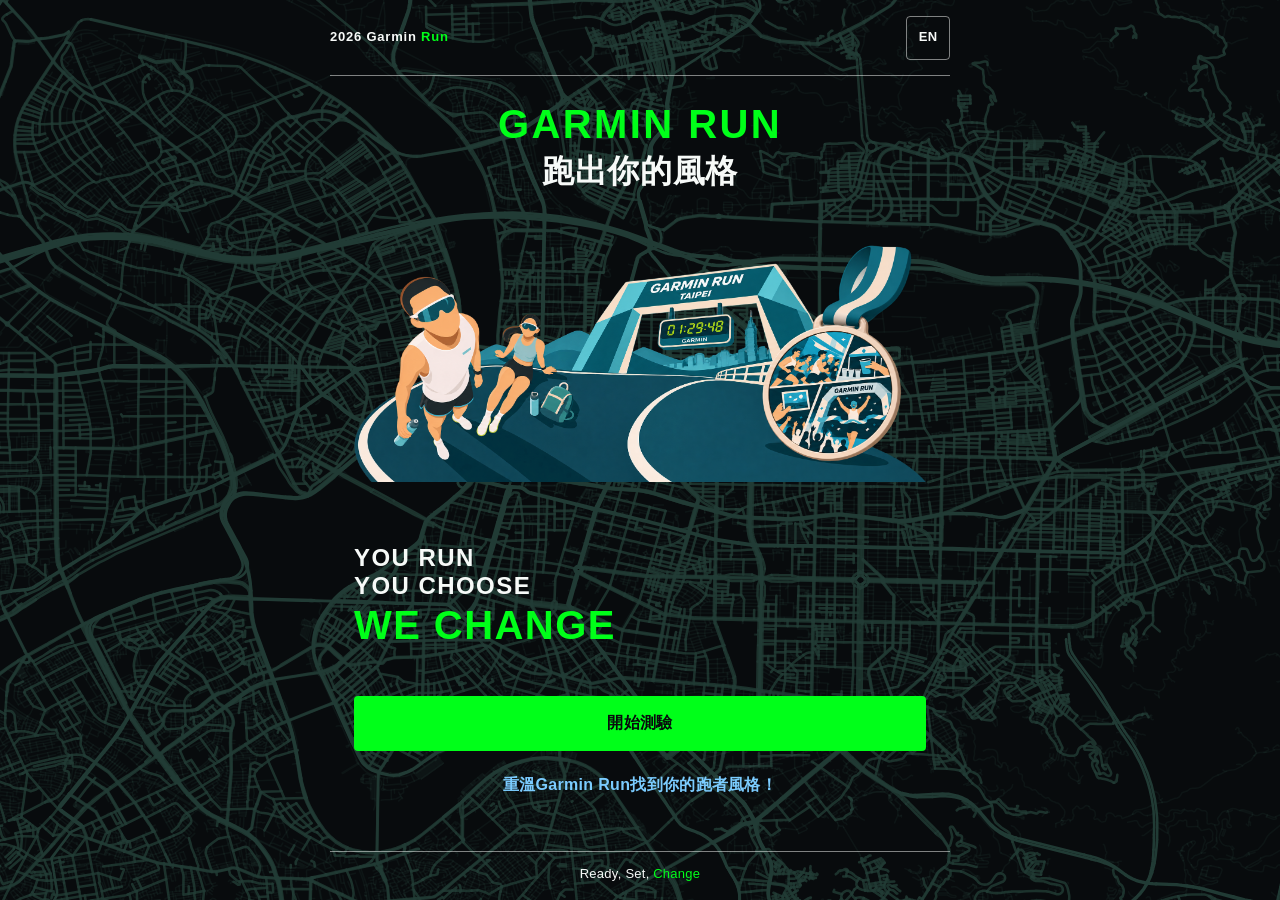
<file: index.html>
<!doctype html>
<html lang="zh-Hant" data-ui-version="2">
  <head>
    <meta charset="UTF-8" />
    <meta name="viewport" content="width=device-width, initial-scale=1.0" />
    <meta name="description" content="Garmin Run 跑者風格與補水方式互動測驗" data-i18n-content="meta.description" />
    <title data-i18n="meta.title">Garmin Run｜跑者風格測驗</title>
    <meta property="og:type" content="website" />
    <meta property="og:title" content="Garmin Run｜跑者風格測驗" />
    <meta property="og:description" content="Garmin Run 跑者風格與補水方式互動測驗" />
    <meta property="og:image" content="https://yi-cheng-lin-ntu.github.io/GarminRunYourRunningGear/assets/%E6%B0%B8%E7%BA%8C%E5%85%88%E9%8B%92%E9%9A%8A.png" />
    <meta property="og:image:type" content="image/png" />
    <meta property="og:image:width" content="709" />
    <meta property="og:image:height" content="709" />
    <meta property="og:image:alt" content="永續先鋒隊" />
    <meta name="twitter:card" content="summary_large_image" />
    <meta name="twitter:title" content="Garmin Run｜跑者風格測驗" />
    <meta name="twitter:description" content="Garmin Run 跑者風格與補水方式互動測驗" />
    <meta name="twitter:image" content="https://yi-cheng-lin-ntu.github.io/GarminRunYourRunningGear/assets/%E6%B0%B8%E7%BA%8C%E5%85%88%E9%8B%92%E9%9A%8A.png" />
    <meta name="twitter:image:alt" content="永續先鋒隊" />
    <link rel="stylesheet" href="style.css" />
  </head>
  <body>
    <header class="site-header">
      <a class="brand" href="#start" data-action="home" data-i18n-aria="brand.home"><span class="brand-prefix" data-i18n="brand.headerPrefix"></span> <span data-i18n="brand.headerRun"></span></a>
      <div class="header-actions">
        <button class="mock-tools-button" type="button" data-action="mock-tools" data-i18n="v2.mockTools" hidden></button>
        <button class="language-toggle" type="button" data-action="toggle-language" data-i18n-aria="language.toggle">
          <span data-language-label></span>
        </button>
      </div>
    </header>

    <aside class="mock-tools-panel" data-mock-panel hidden data-i18n-aria="v2.mockPanelLabel">
      <div class="mock-tools-header">
        <div>
          <p class="eyebrow" data-i18n="v2.mockEyebrow"></p>
          <h2 data-i18n="v2.mockTitle"></h2>
        </div>
        <button class="text-button" type="button" data-action="close-mock-tools" data-i18n="v2.close"></button>
      </div>
      <p class="mock-tools-note" data-i18n="v2.mockNote"></p>
      <div class="mock-scenarios">
        <button class="button button-secondary" type="button" data-action="mock-scenario" data-scenario="premium_available" data-i18n="v2.mockPremiumAvailable"></button>
        <button class="button button-secondary" type="button" data-action="mock-scenario" data-scenario="premium_empty" data-i18n="v2.mockPremiumEmpty"></button>
        <button class="button button-secondary" type="button" data-action="mock-scenario" data-scenario="general_empty" data-i18n="v2.mockGeneralEmpty"></button>
        <button class="button button-secondary" type="button" data-action="mock-reset" data-i18n="v2.mockReset"></button>
        <button class="button button-secondary" type="button" data-action="mock-clear" data-i18n="v2.mockClear"></button>
      </div>
      <div class="mock-stock-editor" data-mock-stock-editor></div>
      <div class="mock-snapshot">
        <h3 data-i18n="v2.mockPrizes"></h3>
        <div data-mock-prizes></div>
        <h3 data-i18n="v2.mockParticipants"></h3>
        <div data-mock-participants></div>
        <h3 data-i18n="v2.mockAllocations"></h3>
        <div data-mock-allocations></div>
        <h3 data-i18n="v2.mockInventoryLog"></h3>
        <div data-mock-inventory-log></div>
      </div>
    </aside>

    <main class="app-shell">
      <section class="screen screen-start is-active" id="start" aria-labelledby="start-title">
        <div class="start-heading">
          <p class="start-brand" aria-label="Garmin Run"><span data-i18n="brand.garmin"></span> <span data-i18n="brand.run"></span></p>
          <h1 id="start-title" data-i18n="v2.startTitle"></h1>
        </div>
        <div class="start-visual" aria-hidden="true">
          <img src="./assets/首頁圖片.png" alt="" fetchpriority="high" />
        </div>
        <p class="start-manifesto" aria-label="You Run. You Choose. We Change.">
          <span data-i18n="v2.startManifestoRun"></span>
          <span data-i18n="v2.startManifestoChoose"></span>
          <span data-i18n="v2.startManifestoChange"></span>
        </p>
        <button class="button button-primary button-wide" type="button" data-action="start" data-i18n="v2.startButton" disabled></button>
        <p class="lead" data-i18n="v2.startDescription"></p>
      </section>

      <section class="screen screen-quiz" id="quiz" aria-labelledby="question-title" hidden>
        <div class="quiz-topline">
          <button class="text-button" type="button" data-action="back" data-i18n="navigation.back"></button>
        </div>
        <div class="progress-track" data-i18n-aria="quiz.progress" data-progress-track>
          <span></span><span></span><span></span><span></span><span></span>
        </div>
        <div class="question-intro">
          <div class="question-number-wrap">
            <span class="question-number" data-question-number></span><span class="question-total" data-i18n="quiz.total"></span>
          </div>
          <p class="question-subtitle" data-question-subtitle></p>
          <h2 id="question-title" data-question-prompt></h2>
        </div>
        <form class="options-list" data-options-list></form>
        <div class="quiz-actions">
          <button class="button button-primary button-wide" type="button" data-action="next" data-i18n="navigation.next" disabled></button>
        </div>
      </section>

      <section class="screen screen-result" id="result" aria-labelledby="result-title" hidden>
        <article class="result-share-card" data-result-card>
          <div class="result-layout">
            <section class="result-identity">
              <div class="result-hero-frame">
                <header class="v2-result-heading">
                  <p class="eyebrow" data-i18n="v2.youAre"></p>
                  <h2 id="result-title" data-result-title></h2>
                  <p class="v2-slogan" data-result-slogan></p>
                </header>
                <div class="runner-visual" data-runner-visual>
                  <img class="runner-visual-image" data-runner-image alt="" hidden />
                </div>
              </div>
              <div class="runner-tags" data-runner-tags>
                <div class="runner-tag" data-result-tag="0"></div>
                <div class="runner-tag tag-2" data-result-tag="1"></div>
                <div class="runner-tag tag-3" data-result-tag="2"></div>
                <div class="runner-tag tag-4" data-result-tag="3"></div>
              </div>
            </section>
            <section class="v2-recommendation" aria-labelledby="recommendation-title" data-recommendation-section>
              <div class="pioneer-result-banner" data-existing-hydration hidden>
                <h3 data-i18n="v2.pioneerThanks"></h3>
              </div>
              <p id="recommendation-title" class="section-label" data-i18n="v2.recommendation"></p>
              <div class="hydration-recommendation-row">
                <div class="hydration-equipment" data-hydration-equipment role="group" data-i18n-aria="v2.equipmentImages" hidden></div>
                <img class="sustainability-result-mark" data-sustainability-result-mark alt="" hidden />
                <div class="hydration-copy">
                  <h3 data-recommendation-heading></h3>
                  <p data-recommendation-description></p>
                </div>
              </div>
            </section>
          </div>
        </article>
        <section class="v2-invitation" aria-labelledby="invitation-title">
          <fieldset data-hydration-options>
            <legend id="invitation-title" data-i18n="v2.invitation"></legend>
            <p data-i18n="v2.invitationNote"></p>
            <div class="hydration-choices">
              <label class="choice-card"><input type="radio" name="hydrationCommitment" value="joined" data-hydration-choice /><span><strong data-i18n="v2.joined"></strong></span></label>
              <label class="choice-card"><input type="radio" name="hydrationCommitment" value="considering" data-hydration-choice /><span><strong data-i18n="v2.considering"></strong></span></label>
            </div>
          </fieldset>
          <p class="form-error" data-result-error role="alert" hidden></p>
          <button class="button button-primary button-wide" type="button" data-action="continue" data-i18n="v2.continue"></button>
        </section>
        <button class="button button-secondary button-wide v2-retry" type="button" data-action="retry" data-i18n="v2.retry"></button>
      </section>

      <section class="screen screen-redemption" id="redemption" aria-labelledby="redemption-title" hidden>
        <div class="redemption-banner">
          <p class="eyebrow" data-i18n="redemption.eyebrow"></p>
          <p class="runner-type" data-redemption-runner></p>
        </div>
        <h2 class="allocation-paused-message" id="allocation-paused-title" data-paused-message hidden></h2>
        <div class="prize-card">
          <h2 class="redemption-prize-title" id="redemption-title" data-redemption-title data-i18n="v2.redemptionTitle"></h2>
          <div class="prize-image" data-prize-image>
            <span data-i18n="redemption.placeholder"></span>
          </div>
          <p class="prize-name" data-prize-name></p>
        </div>
        <p class="redemption-instruction" data-i18n="v2.redemptionInstruction"></p>
        <p class="sustainability-message" data-sustainability-message hidden></p>
        <div class="redemption-extras">
          <div class="redemption-action-column">
            <button class="redemption-action-card result-download-card" type="button" aria-labelledby="share-save-label" data-action="download-result" disabled>
              <span class="result-download-preview"><img data-share-preview alt="" hidden /><span data-share-status data-i18n="v2.sharePreparing" aria-live="polite"></span></span>
            </button>
            <button class="redemption-cta" id="share-save-label" type="button" data-action="download-result" data-i18n="v2.shareSaveButton" disabled></button>
          </div>
          <div class="redemption-action-column">
            <a class="redemption-action-card ig-placeholder-card" aria-labelledby="ig-story-label" href="https://www.instagram.com/p/DejRMWyFydj/?img_index=1" target="_blank" rel="noopener noreferrer" data-ig-placeholder>
              <span class="ig-placeholder-thumbnail" aria-hidden="true"><img class="ig-placeholder-image" data-ig-image alt="" hidden /><span data-ig-fallback>IG</span></span>
            </a>
            <a class="redemption-cta" id="ig-story-label" href="https://www.instagram.com/p/DejRMWyFydj/?img_index=1" target="_blank" rel="noopener noreferrer" data-i18n="v2.igStoryButton"></a>
          </div>
        </div>
        <button class="button button-secondary button-wide redemption-restart" type="button" data-action="restart" data-i18n="redemption.restart"></button>
      </section>
    </main>

    <div class="share-render-stage" data-share-stage aria-hidden="true" inert>
      <div class="share-render-map"></div>
      <div class="share-render-header" aria-hidden="true">
        <span data-i18n="brand.headerPrefix"></span>
        <span data-i18n="brand.headerRun"></span>
        <span data-i18n="v2.shareCardHeaderSuffix"></span>
      </div>
      <div class="share-render-context" data-share-context>
        <section class="screen-result share-render-root">
          <article class="result-share-card" data-share-root></article>
        </section>
      </div>
      <div class="share-render-footer" aria-hidden="true">
        <span data-i18n="v2.footerLead"></span>
        <span class="footer-change" data-i18n="v2.shareFooterChange"></span>
      </div>
    </div>

    <footer class="site-footer">
      <span class="site-footer-tagline">
        <span data-i18n="v2.footerLead"></span>
        <span class="footer-change" data-i18n="v2.startFooterChange"></span>
      </span>
    </footer>
    <script src="js/vendor/html-to-image.js"></script>
    <script type="module" src="js/appV2.js"></script>
  </body>
</html>
</file>
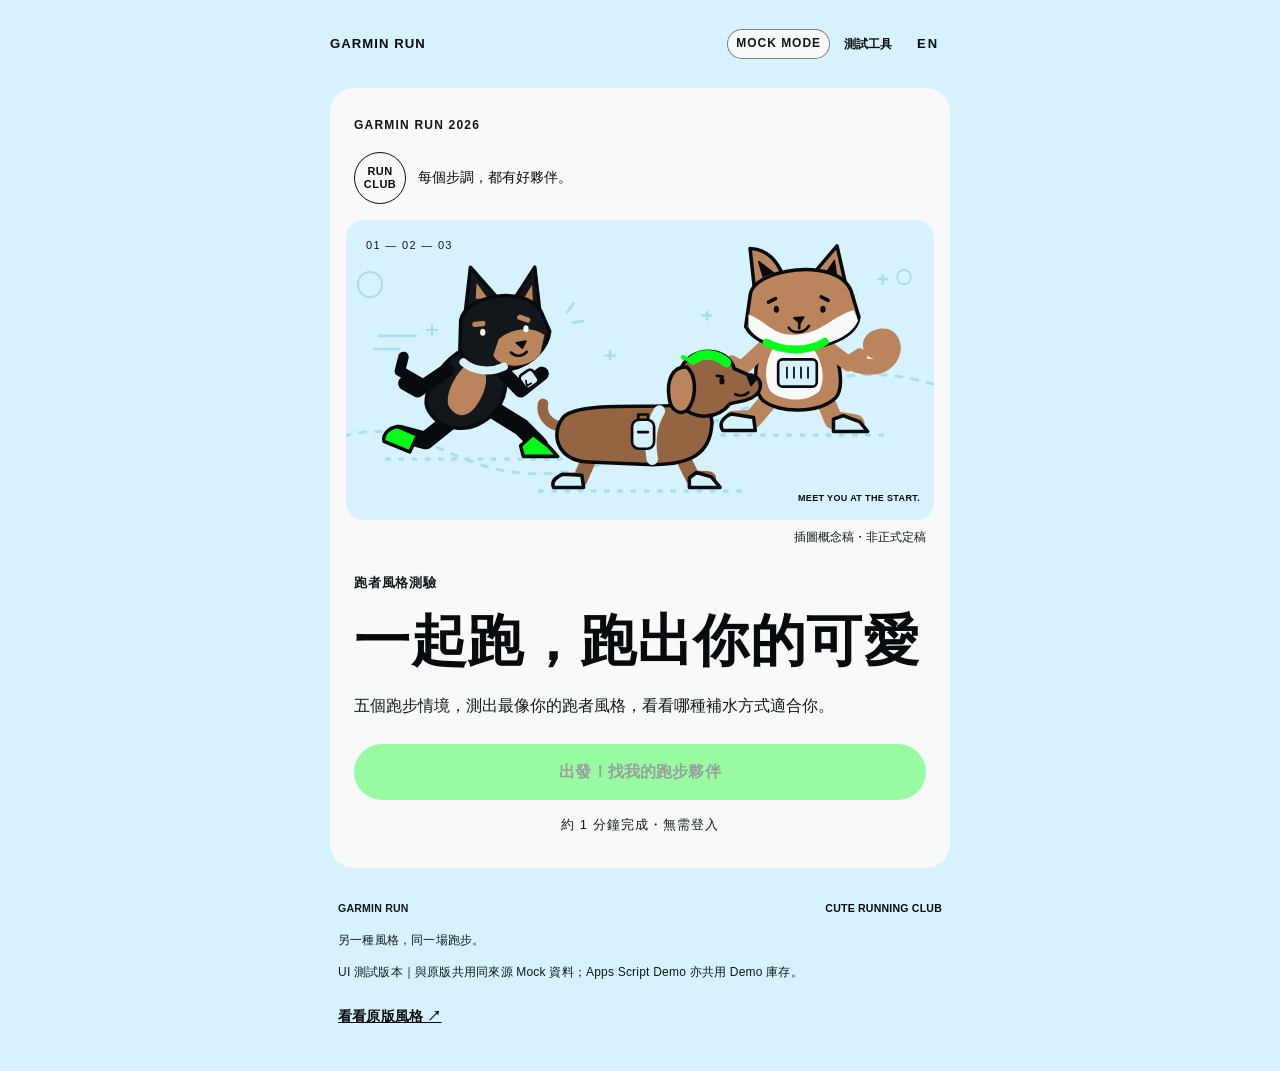
<file: cute/index.html>
<!doctype html>
<html lang="zh-Hant" data-ui-variant="cute">
  <head>
    <meta charset="UTF-8" />
    <meta name="viewport" content="width=device-width, initial-scale=1.0" />
    <meta name="description" content="Garmin Run 跑者風格與補水方式互動測驗" />
    <title>Garmin Run | Cute Running Club — UI Prototype</title>
    <link rel="stylesheet" href="./base.css" />
    <link rel="stylesheet" href="./cute.css" />
    <link rel="icon" href="./assets/shiba-concept.svg" type="image/svg+xml" />
  </head>
  <body>
    <header class="site-header">
      <a class="brand" href="#start" data-action="home" aria-label="Garmin Run home">GARMIN <span>RUN</span></a>
      <div class="header-actions">
        <span class="mock-mode-badge">MOCK MODE</span>
        <button class="mock-tools-button" type="button" data-action="mock-tools">測試工具</button>
        <button class="language-toggle" type="button" data-action="toggle-language" aria-label="Switch language">
          <span data-language-label>EN</span>
        </button>
      </div>
    </header>

    <aside class="mock-tools-panel" data-mock-panel hidden aria-label="Mock Mode 測試工具">
      <div class="mock-tools-header">
        <div>
          <p class="eyebrow">MOCK TEST ENVIRONMENT</p>
          <h2>活動驗收工具</h2>
        </div>
        <button class="text-button" type="button" data-action="close-mock-tools">關閉</button>
      </div>
      <p class="mock-tools-note">僅使用瀏覽器本機測試資料，不會連接或修改 Google Sheets。</p>
      <div class="mock-scenarios">
        <button class="button button-secondary" type="button" data-action="mock-scenario" data-scenario="premium_available">購物袋有庫存</button>
        <button class="button button-secondary" type="button" data-action="mock-scenario" data-scenario="premium_empty">購物袋耗盡</button>
        <button class="button button-secondary" type="button" data-action="mock-scenario" data-scenario="general_empty">一般獎品耗盡</button>
        <button class="button button-secondary" type="button" data-action="mock-reset">重置初始庫存</button>
        <button class="button button-secondary" type="button" data-action="mock-clear">清除測試資料</button>
      </div>
      <div class="mock-stock-editor" data-mock-stock-editor></div>
      <div class="mock-snapshot">
        <h3>Prizes</h3>
        <div data-mock-prizes></div>
        <h3>Participants</h3>
        <div data-mock-participants></div>
        <h3>Allocations</h3>
        <div data-mock-allocations></div>
        <h3>Inventory Log</h3>
        <div data-mock-inventory-log></div>
      </div>
    </aside>

    <main class="app-shell">
      <section class="screen screen-start is-active" id="start" aria-labelledby="start-title">
        <div class="eyebrow" data-i18n="start.eyebrow">GARMIN RUN 2026</div>
        <div class="cute-club-heading">
          <span class="club-stamp" aria-hidden="true">RUN<br>CLUB</span>
          <p data-i18n="cute.clubNote">每個步調，都有好夥伴。</p>
        </div>
        <div class="cute-hero" aria-hidden="true">
          <span class="club-mile">01 — 02 — 03</span>
          <img class="hero-dog hero-doberman" src="./assets/doberman-concept.svg" alt="" width="320" height="280" />
          <img class="hero-dog hero-shiba" src="./assets/shiba-concept.svg" alt="" width="320" height="280" />
          <img class="hero-dog hero-dachshund" src="./assets/dachshund-concept.svg" alt="" width="320" height="280" />
          <span class="club-route-label">MEET YOU AT THE START.</span>
        </div>
        <p class="cute-concept-note" data-i18n="cute.prototype">插圖概念稿・非正式定稿</p>
        <p class="section-label" data-i18n="start.label">跑者風格測驗</p>
        <h1 id="start-title" data-i18n="start.title">一起跑，跑出你的可愛</h1>
        <p class="lead" data-i18n="start.description">五個跑步情境，測出最像你的跑者風格，看看哪種補水方式適合你。</p>
        <button class="button button-primary button-wide" type="button" data-action="start" data-i18n="start.button" disabled>出發！找我的跑步夥伴</button>
        <p class="microcopy" data-i18n="start.note">約 1 分鐘完成・無需登入</p>
      </section>

      <section class="screen screen-quiz" id="quiz" aria-labelledby="question-title" hidden>
        <div class="quiz-topline">
          <button class="text-button" type="button" data-action="back" data-i18n="navigation.back">返回</button>
          <span class="question-count"><span data-question-count>01 / 05</span></span>
        </div>
        <div class="progress-track" aria-label="Question progress" data-progress-track>
          <span></span><span></span><span></span><span></span><span></span>
        </div>
        <div class="question-intro">
          <div class="question-number-wrap">
            <span class="question-number" data-question-number>01</span><span class="question-total">/ 05</span>
          </div>
          <h2 id="question-title" data-question-prompt></h2>
        </div>
        <form class="options-list" data-options-list></form>
        <div class="quiz-actions">
          <button class="button button-primary button-wide" type="button" data-action="next" data-i18n="navigation.next" disabled>下一題</button>
        </div>
      </section>

      <section class="screen screen-result" id="result" aria-labelledby="result-title" hidden>
        <div class="result-header">
          <p class="eyebrow" data-i18n="result.eyebrow">YOUR RUNNER STYLE</p>
          <div class="result-visual" data-result-visual></div>
          <p class="cute-concept-note" data-i18n="cute.prototype">插圖概念稿・非正式定稿</p>
          <p class="section-label" data-i18n="result.label">跑者身分</p>
          <h2 id="result-title" data-result-title></h2>
          <p class="result-description" data-result-description></p>
        </div>

        <div class="result-detail-block">
          <p data-result-detail></p>
        </div>

        <div class="result-content">
          <section class="result-section recommendation-section" data-recommendation-section>
            <p class="section-label" data-i18n="result.hydrationLabel">下一次可以試試</p>
            <p class="recommendation-kicker" data-result-hydration-title></p>
            <h3 class="recommendation-slogan" data-result-cta></h3>
            <p class="recommendation-description" data-result-hydration-description></p>
          </section>

          <section class="gear-panel" data-gear-panel>
            <p class="section-label" data-i18n="result.note">補水裝備推薦</p>
            <p class="gear-value" data-result-gear></p>
          </section>

          <button class="button button-primary button-wide" type="button" data-action="continue" data-i18n="result.continue">下一步｜領取活動獎品</button>
          <button class="button button-secondary button-wide" type="button" data-action="retry" data-i18n="result.retry">重新測驗</button>
        </div>
      </section>

      <section class="screen screen-participation" id="participation" aria-labelledby="participation-title" hidden>
        <div class="participation-header">
          <p class="eyebrow" data-i18n="participation.eyebrow">現場領獎程序</p>
          <p class="demo-badge" data-i18n="participation.demoBadge">DEMO MODE｜測試資料，不會正式登記抽獎</p>
          <h2 id="participation-title" data-i18n="participation.title">完成測驗，還有機會抽 Forerunner 170！</h2>
        </div>

        <form class="participation-form" data-participation-form novalidate>
          <section class="form-section raffle-section">
            <h3 data-i18n="participation.raffleTitle">賽後抽獎登記</h3>
            <p data-i18n="participation.raffleDescription">想參加賽後抽獎嗎？留下姓名與電子郵件即可登記。不參加也能繼續領取現場獎品。</p>
            <label class="toggle-row">
              <input type="checkbox" data-raffle-toggle />
              <span data-i18n="participation.raffleToggle">我要參加賽後抽獎</span>
            </label>
            <div class="raffle-fields" data-raffle-fields hidden>
              <label>
                <span data-i18n="participation.name">姓名</span>
                <input type="text" maxlength="80" autocomplete="name" data-name />
              </label>
              <label>
                <span>Email</span>
                <input type="email" maxlength="254" autocomplete="email" data-email />
              </label>
              <div class="privacy-copy" data-i18n="participation.privacyPlaceholder">［待核准個資告知文字］僅供正式法務核准前的介面占位，不代表 Garmin 已核准蒐集或使用方式。</div>
              <label class="toggle-row privacy-row">
                <input type="checkbox" data-privacy-check />
                <span data-i18n="participation.privacyConfirm">我已閱讀並確認上述個資告知</span>
              </label>
            </div>
          </section>

          <section class="form-section hydration-section" data-hydration-section>
            <div data-existing-hydration hidden>
              <p class="section-label" data-i18n="participation.existingLabel">永續行動</p>
              <h3 data-i18n="participation.existingTitle">謝謝你已經開始自帶補水！</h3>
              <p data-i18n="participation.existingDescription">自帶補水已經是你的跑步選擇。邀請你繼續保持，也和身邊的跑友分享這種補水方式。</p>
            </div>
            <fieldset data-hydration-options>
              <legend>
                <span class="section-label" data-i18n="participation.inviteLabel">下一場跑步</span>
                <span class="hydration-title" data-i18n="participation.inviteTitle">下一場跑步，你願意試試自帶補水裝備嗎？</span>
              </legend>
              <p data-i18n="participation.inviteDescription">從軟水杯、軟水壺或其他適合自己的裝備開始，讓補水方式多一個選擇。</p>
              <label class="choice-card">
                <input type="radio" name="hydrationCommitment" value="joined" data-hydration-choice />
                <span>
                  <strong data-i18n="participation.joined">我願意加入永續先鋒行動</strong>
                  <small data-i18n="participation.joinedDescription">下一次跑步，我願意嘗試自帶補水裝備。</small>
                </span>
              </label>
              <label class="choice-card">
                <input type="radio" name="hydrationCommitment" value="considering" data-hydration-choice />
                <span>
                  <strong data-i18n="participation.considering">我會好好考慮的</strong>
                  <small data-i18n="participation.consideringDescription">先認識不同的補水方式，再找適合自己的選擇。</small>
                </span>
              </label>
            </fieldset>
          </section>

          <p class="form-error" data-form-error role="alert" aria-live="polite" hidden></p>
          <button class="button button-primary button-wide submit-button" type="submit" data-submit data-i18n="participation.submit">確認並領取現場獎品</button>
        </form>
      </section>

      <section class="screen screen-redemption" id="redemption" aria-labelledby="redemption-title" hidden>
        <div class="redemption-banner">
          <p class="eyebrow" data-i18n="redemption.eyebrow">現場兌換</p>
          <p class="demo-badge" data-i18n="redemption.demoBadge">DEMO MODE｜此頁僅為功能測試，不代表正式獎品憑證</p>
          <p class="runner-type" data-redemption-runner></p>
          <h2 id="redemption-title" data-redemption-title>你的獲得獎品</h2>
        </div>
        <div class="prize-card">
          <div class="prize-image" data-prize-image>
            <span data-i18n="redemption.placeholder">獎品圖片尚未提供</span>
          </div>
          <p class="prize-name" data-prize-name></p>
        </div>
        <p class="sustainability-message" data-sustainability-message hidden></p>
        <p class="redemption-instruction" data-i18n="redemption.instruction">請至攤位找工作人員領取 Garmin 周邊</p>
        <button class="button button-secondary button-wide redemption-restart" type="button" data-action="restart" data-i18n="redemption.restart">再測一次</button>
      </section>
    </main>

    <footer class="site-footer">
      <div class="cute-footer-brand">GARMIN RUN <span>CUTE RUNNING CLUB</span></div>
      <p data-i18n="cute.variantNote">另一種風格，同一場跑步。</p>
      <p data-i18n="cute.sharedData">UI 測試版本｜與原版共用同來源 Mock 資料；Apps Script Demo 亦共用 Demo 庫存。</p>
      <a href="../" data-urban-link data-i18n="cute.backToUrban">看看原版風格 ↗</a>
    </footer>
    <script type="module" src="./preview.js"></script>
  </body>
</html>
</file>
<file: style.css>
/* Garmin Run main website. Edit this file only; archived prototypes live outside the site root. */
/* Tokens → foundations → components → results → prizes → tools → responsive. */

:root {
  /* 品牌色盤：實際 HEX 僅在此定義，調整品牌色請改這一區 */
  --brand-black: #080b0d;
  --brand-surface: #11171a;
  --brand-white: #f7faf8;
  --brand-muted: #8e9ba0;
  --brand-blue: #7bccff;
  --brand-blue-mid: #a9def2;
  --brand-green: #00ff19;

  /* 語意色：背景 */
  --bg-primary: var(--brand-black);
  --bg-surface: var(--brand-surface);

  /* 語意色：文字 */
  --text-primary: var(--brand-white);
  --text-secondary: var(--brand-muted);
  --text-highlight: var(--brand-blue);

  /* 語意色：操作 */
  --action-primary: var(--brand-green);
  --action-primary-text: var(--brand-black);
  --action-secondary: var(--brand-blue);

  /* 語意色：狀態與主題 */
  --state-selected: var(--brand-green);
  --state-complete: var(--brand-green);
  --theme-general: var(--brand-blue);
  --theme-sustainability: var(--brand-green);

  /* 語意色：邊框與錯誤回饋 */
  --border-default: rgba(247,250,248,.22);
  --border-strong: rgba(247,250,248,.50);
  --error-border: #ffb3b3;
  --error-text: #ffdede;
  --error-bg: rgba(255,100,100,.10);

  /* 裝飾色：地圖與速度線 */
  --motion-blue: rgba(214,242,255,.12);

  --font-sans: -apple-system, BlinkMacSystemFont, "Helvetica Neue", Arial, "Noto Sans TC", "PingFang TC", "Microsoft JhengHei", sans-serif;
  /* TYPOGRAPHY SYSTEM — QUICK TUNING */
  /* 主視覺大標題 */
  --font-display: 32px;
  /* 頁面標題 */
  --font-h1: 28px;
  /* 區塊標題 */
  --font-h2: 22px;
  /* 次級標題 */
  --font-h3: 18px;
  /* 正文 */
  --font-body: 16px;
  /* 輔助文字 */
  --font-small: 13px;
  /* 字重 */
  --weight-body: 400;
  --weight-emphasis: 700;
  --weight-heading: 800;
  --weight-display: 900;
  /* 行高 */
  --line-height-heading: 1.2;
  --line-height-body: 1.55;
  --line-height-small: 1.45;
  --font-family-primary: var(--font-sans);
  --letter-spacing-brand: .06em;
  --letter-spacing-ui: .02em;
  --space-xs: .25rem;
  --space-sm: .5rem;
  --space-md: 1rem;
  --space-lg: 1.5rem;
  --space-xl: 2rem;
  --space-2xl: 3rem;
  --space-3xl: 4rem;
  --radius-card: 6px;
  --radius-control: 4px;
  --content-width: 620px;
  --gutter: 20px;
  --screen-inline-padding: 24px;
  --app-shell-width: min(100% - 2 * var(--gutter), var(--content-width));
  --motion-duration: 160ms;
  --map-opacity: .2;
}

/* Foundations and Taipei map */

* {
  box-sizing: border-box;
}

html {
  scroll-behavior: smooth;
}

body {
  display: flex;
  flex-direction: column;
  position: relative;
  isolation: isolate;
  min-width: 320px;
  min-height: 100vh;
  min-height: 100svh;
  margin: 0;
  color: var(--text-primary);
  font-family: var(--font-family-primary);
  font-size: var(--font-body);
  font-weight: var(--weight-body);
  line-height: var(--line-height-body);
  background: var(--bg-primary);
}

body::before {
  content: "";
  position: fixed;
  inset: -4vh -22vw -8vh;
  z-index: 0;
  pointer-events: none;
  background-color: #85fdd3;
  mask-image: url("./taipei.svg");
  mask-repeat: no-repeat;
  mask-position: 58% 72%;
  mask-size: 2000% auto;
  opacity: var(--map-opacity);
  mix-blend-mode: screen;
}

body::after {
  content: "";
  position: fixed;
  right: -42px;
  bottom: 72px;
  width: 250px;
  height: 150px;
  z-index: 0;
  pointer-events: none;
  opacity: .35;
  background: linear-gradient(-15deg, transparent 47.6%, var(--motion-blue) 47.8%, var(--motion-blue) 48.35%, transparent 48.55%),
    linear-gradient(-15deg, transparent 56.4%, var(--motion-blue) 56.6%, var(--motion-blue) 57.05%, transparent 57.25%),
    linear-gradient(-15deg, transparent 65.3%, rgba(214,242,255,.10) 65.5%, rgba(214,242,255,.10) 65.85%, transparent 66.05%);
}

button {
  font: inherit;
  cursor: pointer;
  overflow-wrap: anywhere;
}

a {
  font: inherit;
}

h1 {
  margin-top: 0;
  font-size: var(--font-h1);
  font-weight: var(--weight-heading);
  line-height: var(--line-height-heading);
  font-style: normal;
  overflow-wrap: anywhere;
}

h2 {
  margin-top: 0;
  font-size: var(--font-h2);
  font-weight: var(--weight-heading);
  line-height: var(--line-height-heading);
  font-style: normal;
  overflow-wrap: anywhere;
}

h3 {
  margin-top: 0;
  font-size: var(--font-h3);
  font-weight: var(--weight-emphasis);
  line-height: var(--line-height-heading);
  font-style: normal;
  overflow-wrap: anywhere;
}

p {
  overflow-wrap: anywhere;
}

label {
  overflow-wrap: anywhere;
}

/* Header and page layout */

.site-header {
  position: relative;
  z-index: 1;
  display: grid;
  grid-template-columns: max-content minmax(0, 1fr);
  align-items: center;
  width: var(--app-shell-width);
  min-height: 76px;
  gap: var(--space-sm);
  padding-block: var(--space-sm);
  margin: 0 auto;
  border-bottom: 1px solid var(--border-strong);
}

.app-shell {
  position: relative;
  z-index: 1;
  display: flex;
  flex: 1;
  flex-direction: column;
  width: var(--app-shell-width);
  margin: 0 auto;
}

.site-footer {
  position: relative;
  z-index: 1;
  width: var(--app-shell-width);
  margin: 0 auto;
  padding: 12px 0 16px;
  border-top: 1px solid var(--border-strong);
  color: var(--brand-white);
  font-size: var(--font-small);
  font-weight: var(--weight-body);
  letter-spacing: var(--letter-spacing-ui);
  text-align: center;
}

.site-footer-tagline {
  display: inline-flex;
  align-items: center;
  gap: .28em;
}

.footer-change {
  color: var(--brand-green);
}

.brand {
  white-space: nowrap;
  font-size: var(--font-small);
  font-weight: var(--weight-emphasis);
  letter-spacing: var(--letter-spacing-brand);
  text-decoration: none;
  color: var(--text-primary);
}

.brand span {
  color: var(--brand-green);
}

.brand .brand-prefix {
  color: var(--text-primary);
}

.language-toggle {
  width: auto;
  min-width: 44px;
  height: 44px;
  border: 1px solid var(--border-strong);
  border-radius: var(--radius-control);
  padding-inline: 10px;
  background: transparent;
  font-size: var(--font-small);
  font-weight: var(--weight-emphasis);
  letter-spacing: var(--letter-spacing-ui);
  color: var(--text-primary);
}

.screen {
  min-height: calc(100vh - 124px);
  padding: 28px 0 48px;
}

.screen[hidden] {
  display: none;
}

.screen.is-entering {
  animation: enter 260ms ease both;
}

.microcopy {
  margin-top: 0;
  font-size: var(--font-small);
  font-weight: var(--weight-body);
  margin: 14px 0 0;
  color: var(--text-secondary);
  text-align: center;
  letter-spacing: var(--letter-spacing-ui);
  text-transform: none;
}

.lead {
  max-width: 36rem;
  margin-bottom: 28px;
  color: var(--text-highlight);
  font-size: var(--font-body);
  line-height: var(--line-height-body);
}

.screen-result .button-primary {
  margin-bottom: var(--result-continue-margin-bottom);
}

.v2-invitation > [data-action="continue"] {
  margin-top: var(--result-continue-margin-top);
}

.screen:not(.screen-redemption) {
  background: transparent;
  border-radius: 0;
  min-height: auto;
  padding: var(--screen-inline-padding);
  margin-bottom: 24px;
}

.screen:not(.screen-redemption) .eyebrow {
  color: var(--brand-blue);
}

.screen:not(.screen-redemption) .section-label {
  color: var(--brand-green);
}

.screen.screen-start:not([hidden]) {
  display: grid;
  grid-template-columns: minmax(0, 1fr);
  grid-template-rows: auto auto auto auto auto;
  gap: clamp(14px, 2vh, 22px);
  flex: 1;
  min-height: calc(100svh - 144px);
  padding: 24px var(--screen-inline-padding);
  margin-bottom: 0;
  text-align: center;
}

.screen-start > [data-action="start"] {
  align-self: center;
}

.start-heading {
  text-align: center;
}

.start-brand {
  margin: 0;
  color: var(--brand-green);
  font-size: var(--font-display);
  font-weight: var(--weight-display);
  letter-spacing: var(--letter-spacing-brand);
  line-height: var(--line-height-heading);
  text-transform: uppercase;
}

#start-title {
  max-width: none;
  margin: 4px 0 0;
  color: var(--brand-white);
  font-size: var(--font-h1);
  font-weight: var(--weight-heading);
  letter-spacing: var(--letter-spacing-ui);
  line-height: var(--line-height-heading);
}

.start-visual {
  display: grid;
  place-items: center;
  width: 100%;
  height: auto;
  aspect-ratio: 1915 / 821;
  max-height: none;
  margin: 0 auto;
  overflow: visible;
}

.start-visual img {
  display: block;
  width: 100%;
  max-width: 100%;
  min-width: 0;
  height: auto;
  object-fit: contain;
}

.start-manifesto {
  width: 100%;
  justify-self: start;
  margin-block: auto;
  color: var(--brand-white);
  font-size: var(--font-h2);
  font-weight: var(--weight-emphasis);
  letter-spacing: var(--letter-spacing-brand);
  line-height: var(--line-height-heading);
  text-align: left;
  text-transform: uppercase;
}

.start-manifesto span {
  display: block;
}

.start-manifesto span:last-child {
  color: var(--brand-green);
  font-size: var(--font-display);
  font-weight: var(--weight-display);
  line-height: var(--line-height-heading);
}

.screen-start .lead {
  max-width: none;
  margin: -10px 0 0;
  color: var(--brand-blue);
  font-size: var(--font-body);
  font-weight: var(--weight-emphasis);
  letter-spacing: var(--letter-spacing-ui);
  line-height: var(--line-height-body);
}

.screen:not(.screen-redemption) .button-secondary {
  color: var(--brand-blue);
  border-color: var(--brand-blue);
}

/* Buttons and common labels */

.eyebrow {
  margin-top: 0;
  font-size: var(--font-small);
  font-weight: var(--weight-body);
  letter-spacing: var(--letter-spacing-brand);
  text-transform: uppercase;
  color: var(--text-highlight);
  margin-bottom: 20px;
}

.section-label {
  margin-top: 0;
  font-size: var(--font-small);
  font-weight: var(--weight-emphasis);
  letter-spacing: var(--letter-spacing-ui);
  text-transform: uppercase;
  color: var(--text-highlight);
}

.text-button {
  margin-top: 0;
  font-size: var(--font-small);
  font-weight: var(--weight-emphasis);
  letter-spacing: var(--letter-spacing-ui);
  text-transform: uppercase;
  min-height: 44px;
  border: 0;
  border-bottom: 1px solid transparent;
  background: transparent;
  color: var(--text-secondary);
  padding: 8px 0;
}

.button {
  min-height: 52px;
  border: 1px solid transparent;
  border-radius: var(--radius-control);
  padding: 14px 20px;
  font-size: var(--font-body);
  font-weight: var(--weight-emphasis);
  letter-spacing: var(--letter-spacing-ui);
  text-transform: none;
  transition: transform var(--motion-duration) ease, background var(--motion-duration) ease, color var(--motion-duration) ease;
}

.button:hover:not(:disabled) {
  transform: translateY(-1px);
}

.button:disabled {
  cursor: not-allowed;
  opacity: .38;
}

.button-wide {
  width: 100%;
}

.button-primary {
  background: var(--action-primary);
  color: var(--brand-black);
}

.button-primary:hover:not(:disabled) {
  background: var(--action-primary);
  filter: brightness(.92);
}

.button-secondary {
  border: 1px solid var(--text-highlight);
  background: transparent;
  color: var(--text-highlight);
}

.button-secondary:hover:not(:disabled) {
  background: rgba(214,242,255,.08);
}

.text-button:hover {
  border-bottom-color: var(--action-primary);
  color: var(--text-primary);
}

.choice-card {
  position: relative;
  display: block;
  margin-top: 10px;
  border: 1px solid var(--border-strong);
  border-radius: var(--radius-card);
  background: var(--bg-primary);
  cursor: pointer;
}

.choice-card input {
  position: absolute;
  opacity: 0;
}

.choice-card > span {
  display: grid;
  gap: 4px;
  min-height: 78px;
  padding: 14px 16px 14px 44px;
}

.choice-card > span::before {
  position: absolute;
  left: 16px;
  top: 18px;
  width: 14px;
  height: 14px;
  border: 2px solid var(--text-highlight);
  border-radius: 50%;
  content: "";
}

.choice-card.is-selected {
  border-color: var(--action-primary);
  box-shadow: inset 4px 0 var(--action-primary);
}

.choice-card.is-selected > span::before {
  border-color: var(--action-primary);
  box-shadow: inset 0 0 0 3px var(--bg-surface);
  background: var(--action-primary);
}

.choice-card strong {
  font-size: var(--font-body);
  font-weight: var(--weight-emphasis);
}

.choice-card small {
  color: var(--text-secondary);
  font-size: var(--font-small);
  line-height: var(--line-height-small);
}

.choice-card:has(input:focus-visible) {
  outline: 2px solid var(--action-secondary);
  outline-offset: 3px;
  outline-color: var(--brand-blue);
}

.choice-card:has(input:checked) {
  border-color: var(--state-selected);
  background: rgba(0,255,25,.06);
  box-shadow: inset 4px 0 var(--state-selected);
}

.choice-card:has(input:checked) > span::before {
  border-color: var(--state-selected);
  background: var(--state-selected);
  box-shadow: inset 0 0 0 3px var(--bg-primary);
}

.button:not(.redemption-restart) {
  border-radius: var(--radius-control);
}

/* Quiz */

.quiz-topline {
  display: flex;
  align-items: center;
  justify-content: space-between;
  margin-bottom: 18px;
}

.progress-track {
  display: grid;
  grid-template-columns: repeat(5, 1fr);
  gap: 7px;
  margin-bottom: var(--space-xl);
}

.progress-track span {
  height: 4px;
  border: 1px solid var(--border-strong);
  background: var(--brand-surface);
}

.progress-track span.is-current {
  background: var(--brand-blue);
  border-color: var(--brand-blue);
}

.progress-track span.is-complete {
  border-color: var(--action-primary);
  background: var(--brand-green);
}

.question-intro {
  margin-bottom: 24px;
}

.question-number-wrap {
  display: flex;
  align-items: baseline;
  gap: 8px;
  margin-bottom: var(--space-md);
}

.question-number {
  color: var(--text-highlight);
  font-style: normal;
  font-weight: var(--weight-heading);
  line-height: var(--line-height-heading);
  font-size: var(--font-h2);
}

.question-subtitle {
  margin: 0 0 8px;
  color: var(--brand-blue);
  font-size: var(--font-small);
  font-weight: var(--weight-emphasis);
  line-height: var(--line-height-small);
}

.question-subtitle[hidden] {
  display: none;
}

.question-total {
  margin-left: 10px;
  color: var(--text-secondary);
  font-size: var(--font-small);
  font-weight: var(--weight-emphasis);
}

.question-intro h2 {
  margin: 0;
  font-size: var(--font-h2);
  font-weight: var(--weight-heading);
  line-height: var(--line-height-heading);
  max-width: none;
}

.options-list {
  display: grid;
  gap: 10px;
  margin: 0;
}

.option-card {
  position: relative;
  border: 1px solid var(--border-strong);
  transition: border-color var(--motion-duration) ease, background var(--motion-duration) ease, transform var(--motion-duration) ease;
  border-radius: var(--radius-card);
  background: var(--brand-surface);
}

.option-card:hover {
  border-color: var(--text-highlight);
  transform: translateY(-1px);
}

.option-card.is-selected {
  box-shadow: inset 5px 0 var(--action-primary);
  background: rgba(0,255,25,.06);
  border-color: var(--brand-green);
}

.option-card input {
  position: absolute;
  opacity: 0;
}

.option-card label {
  display: grid;
  grid-template-columns: 32px 1fr;
  align-items: center;
  min-height: 72px;
  padding: 16px 44px 16px 16px;
  cursor: pointer;
}

.option-index {
  color: var(--text-highlight);
  font-size: var(--font-small);
  font-style: normal;
  font-weight: var(--weight-emphasis);
}

.option-card.is-selected .option-index {
  color: var(--brand-green);
}

.option-text {
  display: block;
  font-size: var(--font-body);
  font-weight: var(--weight-emphasis);
  line-height: var(--line-height-body);
}

.quiz-actions {
  margin-top: 22px;
}

.option-card:has(input:checked)::after {
  content: "✓";
  position: absolute;
  right: 16px;
  top: 50%;
  transform: translateY(-50%);
  font-weight: var(--weight-emphasis);
  pointer-events: none;
  color: var(--brand-green);
}

.option-card:has(input:focus-visible) {
  outline: 2px solid var(--action-secondary);
  outline-offset: 3px;
  outline-color: var(--brand-blue);
}

/* Runner result and hydration invitation */

.screen-result {
  /* RESULT PAGE LAYOUT — PDF-inspired vertical result poster */
  /* QUICK TUNING (mobile defaults; desktop values below) */
  --result-title-slogan-gap: 8px;
  --result-identity-width: 100%;
  --result-heading-height: 144px;
  --result-heading-frame-overlap: 43px;
  --result-heading-image-pull: 7px;
  --result-frame-inline-padding: 10px;
  --result-visual-ratio: 1.25 / 1;
  --result-section-gap: 16px;
  --result-frame-bottom-padding: 10px;
  --result-tags-gap: 10px 12px;
  --result-tag-padding: 8px 12px;
  --recommendation-padding: 30px 20px 22px;
  --sustainability-mark-size: 240px;
  --sustainability-mark-offset-x: -80px;
  --sustainability-mark-offset-y: -70px;
  --sustainability-mark-rotation: 15deg;
  --hydration-image-size: clamp(150px, 48vw, 240px);
  --hydration-image-gap: 8px;
  --hydration-content-gap: 18px;
  --hydration-choice-gap: 12px;
  --hydration-choice-height: 100px;
  --result-continue-margin-top: 0px;
  --result-continue-margin-bottom: 12px;
}

.result-layout {
  display: grid;
  grid-template-columns: minmax(0, 1fr);
  gap: var(--result-section-gap);
}

.result-share-card {
  display: block;
  width: 100%;
  min-width: 0;
}

.share-render-stage {
  /* 輸出固定 1080 × 1920；卡片會等比縮放並置中，不裁切內容。 */
  --share-render-inline-inset: 108px;
  position: fixed;
  left: -12000px;
  top: 0;
  z-index: -1;
  width: 1080px;
  height: 1920px;
  overflow: hidden;
  isolation: isolate;
  background: var(--brand-black);
  pointer-events: none;
}

.share-render-header,
.share-render-footer {
  position: absolute;
  z-index: 2;
  color: var(--brand-white);
  font-size: 28px;
  font-weight: var(--weight-emphasis);
  line-height: 1.2;
}

.share-render-header {
  top: 16px;
  right: var(--share-render-inline-inset);
  left: var(--share-render-inline-inset);
  display: flex;
  justify-content: flex-start;
  gap: 8px;
  white-space: nowrap;
}

.share-render-header [data-i18n="brand.headerRun"] {
  color: var(--brand-green);
}

.share-render-header [data-i18n="v2.shareCardHeaderSuffix"] {
  margin-left: auto;
  color: var(--brand-green);
}

.share-render-footer {
  bottom: 32px;
  right: var(--share-render-inline-inset);
  left: auto;
  display: flex;
  align-items: center;
  gap: .28em;
  text-align: right;
}

.share-render-map {
  position: absolute;
  inset: -4% -18%;
  background-color: #85fdd3;
  mask-image: url("./taipei.svg");
  mask-repeat: no-repeat;
  mask-position: 58% 72%;
  mask-size: 190% auto;
  opacity: var(--map-opacity);
  mix-blend-mode: screen;
}

.share-render-context {
  position: absolute;
  left: 50%;
  top: 50%;
  z-index: 1;
  min-width: 0;
  padding: 0;
  margin: 0;
  transform: translate(-50%, -50%);
  transform-origin: center center;
}

.share-render-root {
  width: 100%;
  min-height: 0;
  padding: 0;
  margin: 0;
  background: transparent;
}

.result-identity,
.result-details {
  min-width: 0;
}

.result-identity {
  width: var(--result-identity-width);
  margin-inline: auto;
}

.v2-result-heading {
  position: relative;
  z-index: 1;
  height: auto;
  min-height: var(--result-heading-height);
  max-width: 100%;
  text-align: center;
  margin-top: calc(0px - var(--result-heading-frame-overlap) - 2px);
  margin-bottom: calc(0px - var(--result-heading-image-pull));
}

.screen-result .v2-result-heading .eyebrow {
  max-width: 100%;
  margin: 0 0 -8px;
  color: var(--brand-white);
  font-size: var(--font-h3);
  font-weight: var(--weight-emphasis);
  overflow-wrap: anywhere;
}

.v2-result-heading h2 {
  display: table;
  max-width: 100%;
  margin: 0 auto var(--result-title-slogan-gap);
  padding: 2px 14px 5px;
  border-radius: 18px;
  background: var(--brand-black);
  color: var(--brand-white);
  font-size: var(--font-display);
  font-weight: var(--weight-display);
  line-height: var(--line-height-heading);
  overflow-wrap: anywhere;
}

.v2-slogan {
  font-size: var(--font-h3);
  margin: 0 auto;
  max-width: 42rem;
  color: var(--brand-white);
  font-weight: var(--weight-heading);
  line-height: var(--line-height-heading);
}

.result-hero-frame {
  position: relative;
  margin-top: var(--result-heading-frame-overlap);
  padding: 0 var(--result-frame-inline-padding) var(--result-frame-bottom-padding);
  border: 2px solid rgba(247,250,248,.88);
  border-radius: 10px;
  background: rgba(8,11,13,.22);
}

.runner-visual {
  position: relative;
  width: 100%;
  aspect-ratio: var(--result-visual-ratio);
  height: auto;
  margin: 0;
  overflow: hidden;
}

.runner-visual-image {
  position: absolute;
  inset: 0;
  display: block;
  width: 100%;
  height: 100%;
  object-fit: contain;
  object-position: center;
}

.runner-visual-image[hidden] {
  display: none;
}

.runner-tags {
  display: flex;
  flex-wrap: nowrap;
  align-items: center;
  justify-content: center;
  gap: var(--result-tags-gap);
  width: 100%;
  margin: 4px 0 4px;
}

.runner-tag {
  flex: 1 1 0;
  min-width: 0;
  background: var(--brand-green);
  color: var(--brand-black);
  border-radius: 0;
  clip-path: polygon(4% 0, 100% 0, 96% 100%, 0 100%);
  width: auto;
  max-width: none;
  min-height: 42px;
  padding: var(--result-tag-padding);
  font-size: var(--font-h3);
  font-weight: var(--weight-emphasis);
  line-height: var(--line-height-heading);
  text-align: center;
  display: grid;
  place-content: center;
  overflow-wrap: anywhere;
}

.runner-tag[hidden] {
  display: none;
}

.runner-tag.tag-2 {
  background: var(--brand-green);
}

.runner-tag.tag-3 {
  background: var(--brand-green);
}

.v2-recommendation {
  position: relative;
  min-width: 0;
  padding: var(--recommendation-padding);
  border: 2px solid rgba(247,250,248,.88);
  border-radius: 10px;
  background: rgba(8,11,13,.22);
  color: var(--brand-white);
  margin: 26px 0 24px;
}

.v2-recommendation h3 {
  color: var(--brand-white);
  font-size: var(--font-h2);
  font-weight: var(--weight-emphasis);
  line-height: var(--line-height-heading);
  margin-bottom: 8px;
}

.v2-recommendation [data-recommendation-description] {
  margin: 0;
  color: var(--brand-white);
  font-size: var(--font-h3);
  line-height: var(--line-height-body);
}

.screen-result .v2-recommendation > .section-label {
  position: absolute;
  top: -20px;
  left: 14px;
  max-width: calc(100% - 28px);
  margin: 0;
  background: var(--brand-blue);
  color: var(--brand-black);
  font-size: var(--font-h2);
  font-weight: var(--weight-heading);
  line-height: var(--line-height-heading);
}

.v2-recommendation.is-pioneer > .section-label {
  display: none;
}

.hydration-recommendation-row {
  display: grid;
  grid-template-columns: minmax(0, 34%) minmax(0, 1fr);
  align-items: center;
  gap: var(--hydration-content-gap);
}

.screen-result {
  /* 裝備展示區 */
  --hydration-image-size: 184px;

  /* 裝備圖片大小與位置 */
  --hydration-equipment-scale: 90%;
  --hydration-equipment-bottom: 10px;

  /* 單張圖片旋轉 */
  --hydration-single-rotation: -8deg;

  /* 雙張圖片位置、旋轉 */
  --hydration-pair-left-x: -78%;
  --hydration-pair-right-x: -30%;
  --hydration-pair-left-rotation: -10deg;
  --hydration-pair-right-rotation: 5deg;

  /* 圓盤底圖大小 */
  --hydration-disc-width: 140px;
  --hydration-disc-height: 40px;
}

.hydration-equipment {
  position: relative;
  display: block;
  width: 100%;
  height: var(--hydration-image-size);
  min-height: 0;
  min-width: 0;
}

.hydration-equipment::before {
  content: "";
  position: absolute;
  z-index: 0;
  left: 50%;
  bottom: 0;
  width: min(var(--hydration-disc-width), calc(100% + var(--hydration-content-gap) - 8px));
  height: var(--hydration-disc-height);
  border-radius: 50%;
  background: var(--brand-blue);
  transform: translateX(-50%);
  pointer-events: none;
}

.hydration-equipment-image {
  position: absolute;
  z-index: 1;
  left: 50%;
  bottom: var(--hydration-equipment-bottom);

  width: var(--hydration-equipment-scale);
  height: 88%;

  max-width: none;
  min-width: 0;
  object-fit: contain;
  object-position: center bottom;

  border: 0;
  border-radius: 0;
  pointer-events: none;

  transform:
    translateX(-50%)
    rotate(var(--hydration-single-rotation));
}

/* 雙張圖片：第一張 */
.hydration-equipment:has(.hydration-equipment-image:nth-child(2))
.hydration-equipment-image:first-child {
  z-index: 2;
  transform:
    translateX(var(--hydration-pair-left-x))
    rotate(var(--hydration-pair-left-rotation));
}

/* 雙張圖片：第二張 */
.hydration-equipment:has(.hydration-equipment-image:nth-child(2))
.hydration-equipment-image:nth-child(2) {
  z-index: 1;
  transform:
    translateX(var(--hydration-pair-right-x))
    rotate(var(--hydration-pair-right-rotation));
}

.hydration-equipment[hidden] {
  display: none;
}

.hydration-copy {
  position: relative;
  z-index: 1;
  width: 100%;
  min-width: 0;
  overflow-wrap: anywhere;
}

.v2-recommendation.is-pioneer .hydration-recommendation-row {
  grid-template-columns: minmax(0, 1fr);
  min-height: var(--hydration-image-size);
}

.sustainability-result-mark {
  position: absolute;
  right: var(--sustainability-mark-offset-x);
  bottom: var(--sustainability-mark-offset-y);
  z-index: 0;
  display: block;
  width: var(--sustainability-mark-size);
  height: var(--sustainability-mark-size);
  border-radius: 50%;
  transform: rotate(var(--sustainability-mark-rotation));
  object-fit: contain;
}

.sustainability-result-mark[hidden] {
  display: none;
}

.screen-result .v2-recommendation > .section-label,
.pioneer-result-banner {
  padding: 9px 24px;
  transform: rotate(-3deg) skewX(-5deg);
  clip-path: polygon(3% 0, 100% 0, 97% 100%, 0 100%);
  box-shadow: 0 3px 10px rgba(0,0,0,.26);
}

.pioneer-result-banner {
  position: absolute;
  top: -20px;
  left: 14px;
  z-index: 2;
  max-width: calc(100% - 28px);
  background: var(--brand-green);
  color: var(--brand-black);
}

.pioneer-result-banner h3 {
  margin: 0;
  color: inherit;
  font-size: var(--font-h2);
  font-weight: var(--weight-heading);
  line-height: var(--line-height-heading);
}

.v2-recommendation.is-pioneer {
  padding-top: 42px;
}

.hydration-choices .choice-card strong {
  font-size: var(--font-body);
  font-weight: var(--weight-emphasis);
}

.hydration-choices .choice-label-text {
  display: inline-block;
}

.v2-invitation {
  border-top: 1px solid var(--border-default);
  padding-top: 24px;
  margin-top: var(--result-section-gap);
}

.v2-invitation fieldset {
  margin: 0 0 20px;
  border: 0;
  padding: 0;
  min-width: 0;
}

.v2-invitation legend {
  font-size: var(--font-h3);
  font-weight: var(--weight-emphasis);
  line-height: var(--line-height-heading);
}

.v2-invitation fieldset > p {
  font-size: var(--font-body);
}

.hydration-choices {
  display: grid;
  grid-template-columns: repeat(2,minmax(0,1fr));
  gap: var(--hydration-choice-gap);
}

.hydration-choices .choice-card {
  margin: 0;
  height: 100%;
  background: var(--brand-surface);
  border-radius: var(--radius-card);
}

.hydration-choices .choice-card > span {
  min-height: var(--hydration-choice-height);
  height: 100%;
  padding: 40px 10px 16px;
  text-align: center;
  align-content: center;
}

.hydration-choices .choice-card > span::before {
  left: calc(50% - 7px);
  top: 16px;
  border-color: var(--brand-blue);
}

.hydration-choices .choice-card:has(input:checked) {
  background: rgba(0,255,25,.06);
  border-color: var(--brand-green);
}

.hydration-choices .choice-card:has(input:checked) > span::before {
  border-color: var(--brand-green);
  background: var(--brand-green);
  box-shadow: inset 0 0 0 3px var(--brand-surface);
}

.v2-retry {
  margin-top: 12px;
}

/* Submission errors */

.form-error {
  margin: 0;
  border-left: 4px solid var(--error-border);
  border-radius: var(--radius-control);
  padding: 12px;
  margin-block: 12px;
  background: var(--error-bg);
  color: var(--error-text);
  border-color: var(--error-border);
}

.form-error[hidden] {
  display: none;
}

.form-error::before {
  content: "! ";
  font-weight: var(--weight-emphasis);
}

/* Prize redemption */

.redemption-banner h2 {
  margin: 0;
  font-size: var(--font-h1);
  font-weight: var(--weight-heading);
  line-height: var(--line-height-heading);
}

.screen-redemption {
  /* REDEMPTION RESULT PAGE — QUICK TUNING */
  --redemption-prize-max-width: 720px;
  --redemption-prize-padding: 42px 24px 20px;
  --redemption-title-width: min(74%, 440px);
  --redemption-title-height: 58px;
  --redemption-prize-image-height: clamp(180px, 48vw, 360px);
  --redemption-action-gap: 16px;
  --redemption-extras-max-width: 920px;
  --redemption-action-radius: 12px;
  --redemption-action-shadow: 0 8px 24px rgba(0,0,0,.28);
  --redemption-cta-height: 52px;
  --redemption-cta-radius: var(--radius-control);
  --share-card-aspect-ratio: 9 / 16;
  --redemption-preview-aspect-ratio: var(--share-card-aspect-ratio);
  --redemption-extra-margin: 28px;
  --share-card-padding-block: 12px;
  --share-copy-gap: 10px;
  --share-hover-lift: 3px;
  --share-active-scale: .985;
  min-height: calc(100vh - 124px);
  padding-bottom: 36px;
  margin-inline: calc(-1 * var(--gutter));
  padding-inline: calc(var(--gutter) + var(--screen-inline-padding));
  background: rgba(8,11,13,.4);
  color: var(--brand-white);
  border-radius: 0;
}

.screen-redemption.is-sustainable {
  padding-top: 28px;
  padding-bottom: 36px;
}

.screen-redemption .eyebrow {
  color: var(--brand-blue);
  border-color: var(--border-default);
}

.screen-redemption .button-secondary {
  border-color: var(--brand-blue);
  color: var(--brand-blue);
}

.screen-redemption .button-secondary:hover {
  background: rgba(214,242,255,.08);
}

.screen-redemption button:focus-visible {
  outline-color: var(--brand-white);
}

.redemption-banner {
  max-width: var(--redemption-prize-max-width);
  padding-top: 8px;
  margin-inline: auto;
  text-align: center;
}

.runner-type {
  margin: 0;
  color: var(--brand-white);
  font-size: var(--font-h3);
  font-weight: var(--weight-emphasis);
}

.allocation-paused-message {
  max-width: var(--redemption-prize-max-width);
  margin: 38px auto 24px;
  color: var(--brand-white);
  font-size: var(--font-h2);
  font-weight: var(--weight-heading);
  line-height: var(--line-height-heading);
  text-align: center;
}

.prize-card {
  position: relative;
  width: min(100%, var(--redemption-extras-max-width));
  margin: 38px auto 18px;
  padding: var(--redemption-prize-padding);
  border: 1px solid rgba(247,250,248,.82);
  border-radius: 10px;
  background: rgba(8,11,13,.2);
}

.redemption-prize-title {
  position: absolute;
  top: calc(-1 * var(--redemption-title-height) / 2);
  left: 50%;
  display: grid;
  place-items: center;
  width: var(--redemption-title-width);
  min-height: var(--redemption-title-height);
  margin: 0;
  padding: 8px 22px;
  clip-path: polygon(5% 0,100% 0,95% 100%,0 100%);
  transform: translateX(-50%);
  background: var(--brand-green);
  color: var(--brand-black);
  font-size: var(--font-h1);
  font-weight: var(--weight-heading);
  line-height: var(--line-height-heading);
  text-align: center;
}

.screen-redemption.is-sustainable .redemption-prize-title {
  background: var(--theme-sustainability);
}

.screen-redemption.is-non-sustainable .redemption-prize-title {
  background: var(--theme-general);
}

.prize-image {
  position: relative;
  isolation: isolate;
  display: grid;
  place-items: center;
  width: 100%;
  min-height: var(--redemption-prize-image-height);
  padding: 18px 16px 30px;
  color: var(--brand-white);
  text-align: center;
}

.prize-image.has-image {
  min-height: var(--redemption-prize-image-height);
}

.prize-image img {
  position: relative;
  z-index: 1;
  display: block;
  width: 100%;
  max-width: 100%;
  height: min(var(--redemption-prize-image-height), 440px);
  object-fit: contain;
}

.prize-image[hidden] {
  display: none;
}

.prize-name {
  margin: 0;
  padding: 18px 8px 0;
  border-top: 1px solid rgba(247,250,248,.38);
  font-size: var(--font-h2);
  font-style: normal;
  font-weight: var(--weight-heading);
  line-height: var(--line-height-heading);
  text-align: center;
}

.screen-redemption .prize-name {
  color: var(--brand-white);
}

.sustainability-message,
.redemption-instruction {
  display: flex;
  align-items: flex-start;
  gap: .6em;
  max-width: var(--redemption-prize-max-width);
  margin: 12px auto 0;
  padding: 10px 12px;
  font-size: var(--font-h3);
  font-weight: var(--weight-emphasis);
  text-align: left;
}

.sustainability-message[hidden],
.redemption-instruction[hidden] {
  display: none;
}

.sustainability-message {
  --redemption-indicator-color: var(--brand-green);
  white-space: pre-line;
}

.redemption-instruction {
  --redemption-indicator-color: var(--brand-blue);
  align-items: stretch;
}

.sustainability-message::before,
.redemption-instruction::before {
  content: "";
  flex: 0 0 3px;
  width: 3px;
  height: 1.1em;
  background: var(--redemption-indicator-color);
}

.sustainability-message::before {
  align-self: stretch;
  height: auto;
}

.redemption-instruction::before {
  align-self: stretch;
  height: auto;
}

.redemption-restart {
  margin-top: 20px;
}

/* Paired cards and green CTAs */
.redemption-extras {
  display: grid;
  grid-template-columns: repeat(2, minmax(0, 1fr));
  gap: var(--redemption-action-gap);
  width: min(100%, var(--redemption-extras-max-width));
  margin-block: var(--redemption-extra-margin);
  margin-inline: auto;
}

.redemption-action-column {
  display: grid;
  grid-template-rows: minmax(0, 1fr) auto;
  align-content: start;
  gap: 12px;
  min-width: 0;
}

.redemption-action-card {
  display: grid;
  align-content: start;
  justify-items: stretch;
  gap: var(--share-copy-gap);
  width: 100%;
  min-width: 0;
  padding: var(--share-card-padding-block);
  overflow: hidden;
  border: 1px solid rgba(247,250,248,.9);
  border-radius: var(--redemption-action-radius);
  background: rgba(8,11,13,.58);
  color: var(--brand-white);
  text-align: center;
  text-decoration: none;
  box-shadow: var(--redemption-action-shadow);
  cursor: pointer;
  transition: transform var(--motion-duration) ease, box-shadow var(--motion-duration) ease, border-color var(--motion-duration) ease, background-color var(--motion-duration) ease;
}

.redemption-action-card:hover:not(:disabled),
.redemption-action-card:focus-visible {
  transform: translateY(calc(-1 * var(--share-hover-lift)));
  border-color: var(--brand-green);
  background: rgba(17,23,26,.96);
  box-shadow: 0 15px 32px rgba(0,0,0,.32);
}

.redemption-action-card:active:not(:disabled) {
  transform: scale(var(--share-active-scale));
}

.redemption-action-card:disabled {
  cursor: progress;
  opacity: .78;
}

.redemption-action-card:focus-visible,
.redemption-cta:focus-visible {
  outline: 3px solid var(--brand-white);
  outline-offset: 3px;
}

.result-download-preview {
  display: grid;
  place-items: center;
  width: 100%;
  aspect-ratio: var(--redemption-preview-aspect-ratio);
  overflow: hidden;
  background: var(--brand-black);
  color: var(--brand-white);
  font-size: var(--font-small);
  text-align: center;
}

.result-download-preview img {
  display: block;
  width: 100%;
  height: 100%;
  object-fit: contain;
}

.result-download-preview img[hidden] {
  display: none;
}

.ig-placeholder-card {
  gap: 0;
  padding: 0;
}

.ig-placeholder-thumbnail {
  display: grid;
  place-items: center;
  width: 100%;
  aspect-ratio: var(--redemption-preview-aspect-ratio);
  overflow: hidden;
  background: var(--brand-black);
  font-size: var(--font-h2);
  font-weight: var(--weight-display);
  letter-spacing: var(--letter-spacing-brand);
}

.result-download-card {
  padding: 0;
}

.ig-placeholder-image {
  display: block;
  width: 100%;
  height: 100%;
  object-fit: contain;
}

.ig-placeholder-image[hidden] {
  display: none;
}

.redemption-cta {
  display: grid;
  place-items: center;
  width: 100%;
  min-width: 0;
  min-height: var(--redemption-cta-height);
  padding: 10px 8px;
  border: 0;
  border-radius: var(--redemption-cta-radius);
  background: var(--brand-green);
  color: var(--brand-black);
  font-size: var(--font-body);
  font-weight: var(--weight-emphasis);
  line-height: var(--line-height-body);
  text-align: center;
  text-decoration: none;
  cursor: pointer;
  transition: transform var(--motion-duration) ease, filter var(--motion-duration) ease;
}

.redemption-cta:hover:not(:disabled),
.redemption-cta:focus-visible {
  filter: brightness(.92);
  transform: translateY(-2px);
}

.redemption-cta:active:not(:disabled) {
  transform: scale(var(--share-active-scale));
}

.redemption-cta:disabled {
  cursor: progress;
  opacity: .65;
}

@media (max-width: 350px) {
  .redemption-extras {
    grid-template-columns: minmax(0, 1fr);
    width: min(100%, 280px);
  }

  .prize-card {
    width: min(100%, 280px);
  }
}

/* SHARE CARD 9:16 — hidden DOM stage renders the same result-card HTML as the page. */

/* Mock development tools */

.header-actions {
  display: flex;
  justify-content: flex-end;
  width: 100%;
  align-items: center;
  gap: 12px;
  min-width: 0;
}

.mock-tools-button {
  width: auto;
  min-width: 0;
  padding-inline: 4px;
  border: 0;
  background: transparent;
  font-size: var(--font-small);
  font-weight: var(--weight-emphasis);
  min-height: 44px;
  color: var(--brand-blue);
}

.mock-tools-panel {
  position: fixed;
  inset: 88px 20px 20px;
  z-index: 20;
  overflow-y: auto;
  border: 1px solid var(--border-strong);
  border-radius: var(--radius-card);
  background: var(--bg-surface);
  padding: 20px;
  box-shadow: 0 20px 60px rgba(0,0,0,.55);
}

.mock-tools-panel[hidden] {
  display: none;
}

.mock-tools-header {
  display: flex;
  align-items: flex-start;
  justify-content: space-between;
  gap: 12px;
}

.mock-tools-header h2 {
  margin: 0;
}

.mock-tools-note {
  color: var(--text-highlight);
}

.mock-scenarios {
  display: grid;
  grid-template-columns: repeat(2, minmax(0, 1fr));
  gap: 8px;
}

.mock-scenarios .button {
  min-height: 44px;
  padding-inline: 10px;
  font-size: var(--font-small);
}

.mock-stock-editor {
  display: grid;
  grid-template-columns: repeat(2, minmax(0, 1fr));
  gap: 8px;
  margin: 16px 0;
}

.mock-stock-editor label {
  display: grid;
  gap: 4px;
  color: var(--text-highlight);
  font-size: var(--font-small);
}

.mock-stock-editor input {
  min-height: 44px;
  border: 1px solid var(--border-default);
  background: var(--bg-surface);
  color: white;
  padding: 8px;
}

.mock-snapshot h3 {
  margin: 24px 0 8px;
  color: var(--text-secondary);
}

.mock-snapshot > div {
  overflow-x: auto;
}

.mock-tools-panel .button-primary {
  background: var(--action-secondary);
}

.mock-table {
  width: 100%;
  border-collapse: collapse;
  font-size: var(--font-small);
  overflow-wrap: anywhere;
}

.mock-table th {
  border: 1px solid var(--border-default);
  padding: 6px;
  text-align: left;
  vertical-align: top;
}

.mock-table td {
  border: 1px solid var(--border-default);
  padding: 6px;
  text-align: left;
  vertical-align: top;
}

/* Interactive states */

input {
  font: inherit;
  accent-color: var(--state-selected);
}

button:focus-visible {
  outline: 2px solid var(--text-highlight);
  outline-offset: 3px;
  outline-color: var(--brand-blue);
}

a:focus-visible {
  outline: 2px solid var(--text-highlight);
  outline-offset: 3px;
  outline-color: var(--brand-blue);
}

input:focus-visible {
  outline: 2px solid var(--text-highlight);
  outline-offset: 3px;
  outline-color: var(--brand-blue);
}

input::placeholder {
  color: var(--text-secondary);
  opacity: 1;
}

@keyframes enter { from { opacity: 0; transform: translateY(8px); } to { opacity: 1; transform: translateY(0); } }

/* Responsive layout and reduced motion */

@media (min-width: 720px) {
  :root {
    --font-display: 40px;
    --font-h1: 32px;
    --font-h2: 24px;
    --font-h3: 20px;
  }

  body::before {
    inset: -8vh -8vw -10vh;
    mask-position: 56% 66%;
    mask-size: 160vw auto;
    opacity: var(--map-opacity);
  }

  body::after {
    right: max(28px, calc((100vw - 760px) / 2));
    bottom: 92px;
    width: 320px;
  }

  .screen {
    padding-top: 38px;
  }

  .screen-result {
    --hydration-image-size: 200px;
  }

  .screen-redemption {
    --redemption-action-gap: 20px;
    --redemption-extra-margin: 30px;
    --share-card-padding-block: 18px;
    --share-copy-gap: 16px;
    --redemption-prize-padding: 54px 40px 28px;
    --redemption-prize-image-height: 440px;
    --redemption-cta-height: 60px;
  }

  .redemption-extras {
    grid-template-columns: repeat(2, minmax(0, 1fr));
  }
}

@media (min-width: 900px) {
  .screen-result .result-layout {
    grid-template-columns: minmax(0, 1fr);
    gap: 22px;
  }

  .screen-result {
    --result-identity-width: 100%;
    --result-heading-height: 128px;
    --result-heading-frame-overlap: 51px;
    --result-heading-image-pull: 12px;
    --result-visual-ratio: 1.25 / 1;
    --hydration-image-size: 240px;
    --recommendation-padding: 36px 30px 28px;
  }
}

@media (max-width: 420px) {
  :root {
    --gutter: 16px;
  }

  .header-actions {
    gap: 8px;
  }

  .site-header {
    grid-template-columns: max-content minmax(0, 1fr);
  }

  .mock-tools-panel {
    inset: 88px 16px 16px;
    padding: 16px;
  }

  .mock-scenarios {
    grid-template-columns: 1fr;
  }

  .mock-stock-editor {
    grid-template-columns: 1fr;
  }

  body::before {
    inset: -2vh -30vw -8vh;
    mask-position: 61% 72%;
    mask-size: 360% auto;
  }

  body::after {
    right: -74px;
    bottom: 56px;
    width: 220px;
    opacity: .25;
  }
}

@media (prefers-reduced-motion: reduce) {
  * {
    scroll-behavior: auto !important;
    animation-duration: .01ms !important;
    transition-duration: .01ms !important;
  }

  *::before {
    scroll-behavior: auto !important;
    animation-duration: .01ms !important;
    transition-duration: .01ms !important;
  }

  *::after {
    scroll-behavior: auto !important;
    animation-duration: .01ms !important;
    transition-duration: .01ms !important;
  }
}

@media (max-width: 430px) {
  .screen:not(.screen-redemption) {
    padding: 20px 16px;
  }

  .screen-result {
    --hydration-choice-gap: 8px;
    --hydration-image-size: 184px;
    --sustainability-mark-size: min(156px, 42vw);
    --sustainability-mark-offset-x: -8px;
    --sustainability-mark-offset-y: -24px;
  }

  .screen-result .v2-result-heading .eyebrow {
    font-size: clamp(14px, 4.6vw, var(--font-h3));
  }

  .screen-result .v2-result-heading h2 {
    font-size: clamp(22px, 7.8vw, var(--font-display));
  }

}
</file>
<file: cute/base.css>
/* Garmin Run — Urban Athletic Minimalism. See DESIGN_SYSTEM.md. */
:root {
  /* Primitive brand assets */
  --brand-black: #080b0d;
  --brand-surface: #11171a;
  --brand-white: #f7faf8;
  --brand-muted: #8e9ba0;
  --brand-blue: #7bccff;
  --brand-blue-mid: #a9def2;
  --brand-green: #00ff19;
  /* Semantic roles */
  --bg-primary: var(--brand-black);
  --bg-surface: var(--brand-surface);
  --text-primary: var(--brand-white);
  --text-secondary: var(--brand-muted);
  --text-highlight: var(--brand-blue);
  --action-primary: var(--brand-green);
  --action-primary-text: var(--brand-black);
  --action-secondary: var(--brand-blue);
  --state-selected: var(--brand-green);
  --state-complete: var(--brand-green);
  --theme-general: var(--brand-blue);
  --theme-sustainability: var(--brand-green);
  --border-default: rgba(247,250,248,.22);
  --border-strong: rgba(247,250,248,.50);
  --error-border: #ffb3b3;
  --error-text: #ffdede;
  --error-bg: rgba(255,100,100,.10);
  --font-sans: -apple-system, BlinkMacSystemFont, "Helvetica Neue", Arial, "Noto Sans TC", "PingFang TC", "Microsoft JhengHei", sans-serif;
  --type-display: clamp(2.75rem, 7vw, 4.5rem);
  --type-h1: clamp(2rem, 5vw, 3rem);
  --type-h2: clamp(1.625rem, 4vw, 2.25rem);
  --type-h3: clamp(1.25rem, 3vw, 1.5rem);
  --type-body: 1rem;
  --type-label: .875rem;
  --type-caption: .8125rem;
  --space-xs: .25rem;
  --space-sm: .5rem;
  --space-md: 1rem;
  --space-lg: 1.5rem;
  --space-xl: 2rem;
  --space-2xl: 3rem;
  --space-3xl: 4rem;
  --radius-card: 6px;
  --radius-control: 4px;
  --content-width: 620px;
  --gutter: 20px;
  --motion-duration: 160ms;
  --map-opacity: .2;
  --motion-blue: rgba(214,242,255,.12);
  /* Compatibility aliases for existing components */
  --color-bg: var(--bg-primary);
  --color-bg-soft: var(--bg-surface);
  --color-text: var(--text-primary);
  --color-muted: var(--text-secondary);
  --color-blue: var(--text-highlight);
  --color-blue-mid: var(--brand-blue-mid);
  --color-accent: var(--action-primary);
  --color-line: var(--border-default);
}

* { box-sizing: border-box; }
html { scroll-behavior: smooth; }
body {
  position: relative;
  isolation: isolate;
  min-width: 320px;
  min-height: 100vh;
  margin: 0;
  overflow-x: hidden;
  color: var(--color-text);
  background: var(--color-bg);
  font-family: var(--font-sans);
  font-size: 16px;
  line-height: 1.65;
}

/* Taipei road map: atmosphere only, never an information layer. */
body::before {
  content: "";
  position: fixed;
  inset: -4vh -22vw -8vh;
  z-index: 0;
  pointer-events: none;
  background-color: #9effdd;
  mask-image: url("../taipei.svg");
  mask-repeat: no-repeat;
  mask-position: 58% 72%;
  mask-size: 2000% auto;
  opacity: var(--map-opacity);
  /* Use original road geometry/alpha as a mask; one precise ice-blue tone. */
  mix-blend-mode: screen;
}

/* A restrained cluster of speed lines. Kept away from the main reading column. */
body::after {
  content: "";
  position: fixed;
  right: -42px;
  bottom: 72px;
  width: 250px;
  height: 150px;
  z-index: 0;
  pointer-events: none;
  opacity: .35;
  background:
    linear-gradient(-15deg, transparent 47.6%, var(--motion-blue) 47.8%, var(--motion-blue) 48.35%, transparent 48.55%),
    linear-gradient(-15deg, transparent 56.4%, var(--motion-blue) 56.6%, var(--motion-blue) 57.05%, transparent 57.25%),
    linear-gradient(-15deg, transparent 65.3%, rgba(214,242,255,.10) 65.5%, rgba(214,242,255,.10) 65.85%, transparent 66.05%);

}

.site-header,
.app-shell,
.site-footer {
  position: relative;
  z-index: 1;
}

button, a, input { font: inherit; }
input { accent-color: var(--state-selected); }
button { cursor: pointer; }
button:focus-visible, a:focus-visible, input:focus-visible {
  outline: 2px solid var(--color-blue);
  outline-offset: 3px;
}

.header-actions { display: flex; align-items: center; gap: 8px; }
.mock-mode-badge {
  border: 1px solid var(--border-default);
  border-radius: var(--radius-control);
  padding: 4px 8px;
  color: var(--text-secondary);
  font-size: .75rem;
  font-weight: 700;
  letter-spacing: .08em;
}
.mock-tools-button {
  border: 0;
  background: transparent;
  color: var(--color-blue);
  font-size: .76rem;
  font-weight: 800;
}
.mock-tools-panel {
  position: fixed;
  inset: 88px 20px 20px;
  z-index: 20;
  overflow-y: auto;
  border: 1px solid var(--border-strong);
  border-radius: var(--radius-card);
  background: var(--bg-surface);
  padding: 20px;
  box-shadow: 0 20px 60px rgba(0,0,0,.55);
}
.mock-tools-panel[hidden] { display: none; }
.mock-tools-header { display: flex; align-items: flex-start; justify-content: space-between; gap: 12px; }
.mock-tools-header h2 { margin: 0; }
.mock-tools-note { color: var(--color-blue); }
.mock-scenarios { display: grid; grid-template-columns: repeat(2, minmax(0, 1fr)); gap: 8px; }
.mock-scenarios .button { min-height: 44px; padding-inline: 10px; font-size: .78rem; }
.mock-stock-editor { display: grid; grid-template-columns: repeat(2, minmax(0, 1fr)); gap: 8px; margin: 16px 0; }
.mock-stock-editor label { display: grid; gap: 4px; color: var(--color-blue); font-size: .78rem; }
.mock-stock-editor input { min-height: 44px; border: 1px solid var(--color-line); background: var(--color-bg-soft); color: white; padding: 8px; }
.mock-snapshot h3 { margin: 24px 0 8px; color: var(--text-secondary); }
.mock-snapshot > div { overflow-x: auto; }
.mock-tools-panel .button-primary { background: var(--action-secondary); }
.mock-table { width: 100%; border-collapse: collapse; font-size: var(--type-caption); }
.mock-table th, .mock-table td { border: 1px solid var(--color-line); padding: 6px; text-align: left; vertical-align: top; }

.site-header {
  display: flex;
  align-items: center;
  justify-content: space-between;
  width: min(100% - 2 * var(--gutter), var(--content-width));
  min-height: 76px;
  gap: var(--space-sm);
  flex-wrap: wrap;
  padding-block: var(--space-sm);
  margin: 0 auto;
  border-bottom: 1px solid var(--color-line);
}
.brand {
  color: var(--color-text);
  font-family: var(--font-sans);
  font-size: .82rem;
  font-weight: 700;
  letter-spacing: .14em;
  text-decoration: none;
}
.brand span { color: var(--color-accent); }
.language-toggle {
  min-width: 44px;
  height: 44px;
  border: 0;
  background: transparent;
  color: var(--color-text);
  font-size: var(--type-caption);
  font-weight: 700;
  letter-spacing: .16em;
}

.app-shell { width: min(100% - 2 * var(--gutter), var(--content-width)); margin: 0 auto; }
.screen { min-height: calc(100vh - 124px); padding: 28px 0 48px; }
.screen[hidden] { display: none; }
.screen.is-entering { animation: enter 260ms ease both; }

.eyebrow, .section-label, .microcopy, .question-count, .text-button {
  margin-top: 0;
  font-size: var(--type-caption);
  font-weight: 700;
  letter-spacing: .06em;
  text-transform: uppercase;
}
.eyebrow { color: var(--color-blue); margin-bottom: 20px; }
.section-label { color: var(--text-highlight); }

.start-visual {
  position: relative;
  height: clamp(168px, 36vw, 220px);
  margin: 0 0 var(--space-xl);
  border-radius: var(--radius-card);
  overflow: hidden;
  border-top: 1px solid var(--color-line);
  border-bottom: 1px solid var(--color-line);
  background:
    linear-gradient(120deg, transparent 68%, rgba(214,242,255,.12) 68%, rgba(214,242,255,.12) 69%, transparent 69%),
    var(--color-bg-soft);
}
.start-visual::before {
  position: absolute;
  width: 210px;
  height: 210px;
  right: -48px;
  bottom: -70px;
  border: 1px solid var(--color-blue-mid);
  border-radius: 50%;
  content: "";
}
.start-visual::after {
  position: absolute;
  width: 170%;
  height: 1px;
  left: -35%;
  top: 58%;
  background: var(--color-blue-mid);
  content: "";
  transform: rotate(-18deg);
}
.visual-ring { position: absolute; border-radius: 50%; }
.visual-ring-back { width: 64px; height: 64px; top: 24px; right: 28px; border: 6px solid var(--color-blue); }
.visual-ring-front { width: 64px; height: 64px; left: 38px; bottom: 32px; border: 1px solid var(--color-blue-mid); }
.visual-mark {
  position: absolute;
  z-index: 2;
  left: 20px;
  top: 50%;
  color: var(--color-text);
  font-family: var(--font-sans);
  font-size: clamp(4.5rem, 16vw, 6rem);
  font-style: normal;
  font-weight: 700;
  letter-spacing: -.02em;
  line-height: 1;
  transform: translateY(-50%);
  transform-origin: left center;
}
.visual-kicker {
  position: absolute;
  z-index: 3;
  right: 20px;
  bottom: 18px;
  color: var(--color-bg);
  background: var(--brand-blue);
  padding: 7px 9px;
  font-size: .68rem;
  font-weight: 700;
  letter-spacing: .12em;
  line-height: 1.35;
}

h1, h2, h3 { margin-top: 0; font-style: normal; overflow-wrap: anywhere; }
p, label, button { overflow-wrap: anywhere; }
#start-title {
  max-width: 12em;
  margin-bottom: 16px;
  font-family: var(--font-sans);
  font-size: var(--type-display);
  font-style: normal;
  font-weight: 700;
  letter-spacing: 0;
  line-height: 1.12;
}
.lead { max-width: 36rem; margin-bottom: 28px; color: var(--color-blue); line-height: 1.75; }
.microcopy { margin: 14px 0 0; color: var(--color-muted); text-align: center; letter-spacing: .08em; text-transform: none; }

.button {
  min-height: 52px;
  border: 1px solid transparent;
  border-radius: var(--radius-control);
  padding: 14px 20px;
  font-weight: 700;
  letter-spacing: .02em;
  text-transform: none;
  transition: transform var(--motion-duration) ease, background var(--motion-duration) ease, color var(--motion-duration) ease;
}
.button:hover:not(:disabled) { transform: translateY(-1px); }
.button:disabled { cursor: not-allowed; opacity: .38; }
.button-wide { width: 100%; }
.button-primary {
  background: var(--color-accent);
  color: var(--color-bg);
}
.button-primary:hover:not(:disabled) { background: var(--action-primary); filter: brightness(.92); }
.button-secondary {
  border: 1px solid var(--color-blue);
  background: transparent;
  color: var(--color-blue);
}
.button-secondary:hover:not(:disabled) { background: rgba(214,242,255,.08); }

.quiz-topline { display: flex; align-items: center; justify-content: space-between; margin-bottom: 18px; }
.text-button { min-height: 44px; border: 0; border-bottom: 1px solid transparent; background: transparent; color: var(--color-muted); padding: 8px 0; }
.text-button:hover { border-bottom-color: var(--color-accent); color: var(--color-text); }
.question-count { color: var(--color-text); }
.progress-track { display: grid; grid-template-columns: repeat(5, 1fr); gap: 7px; margin-bottom: var(--space-xl); }
.progress-track span { height: 4px; background: var(--color-bg-soft); border: 1px solid var(--border-strong); }
.progress-track span.is-current { background: var(--color-text); }
.progress-track span.is-complete { background: var(--color-accent); border-color: var(--color-accent); }

.question-intro { margin-bottom: 24px; }
.question-number-wrap { display: flex; align-items: baseline; gap: 8px; margin-bottom: var(--space-md); }
.question-number {
  color: var(--text-highlight);
  font-family: var(--font-sans);
  font-size: clamp(2rem, 5vw, 2.75rem);
  font-style: normal;
  font-weight: 700;
  letter-spacing: 0;
  line-height: 1.1;
}
.question-total { margin-left: 10px; color: var(--text-secondary); font-size: var(--type-label); font-weight: 700; }
.question-intro h2 {
  max-width: 16ch;
  margin: 0;
  font-family: var(--font-sans);
  font-size: var(--type-h2);
  font-weight: 800;
  line-height: 1.25;
}
.options-list { display: grid; gap: 10px; margin: 0; }
.option-card {
  position: relative;
  border: 1px solid var(--border-strong);
  border-radius: var(--radius-card);
  background: var(--bg-surface);
  transition: border-color var(--motion-duration) ease, background var(--motion-duration) ease, transform var(--motion-duration) ease;
}
.option-card:hover { border-color: var(--color-blue); transform: translateY(-1px); }
.option-card.is-selected {
  border-color: var(--color-accent);
  background: rgba(0,255,25,.06);
  box-shadow: inset 5px 0 var(--color-accent);
}
.option-card input { position: absolute; opacity: 0; }
.option-card label { display: grid; grid-template-columns: 32px 1fr; align-items: center; min-height: 72px; padding: 16px 44px 16px 16px; cursor: pointer; }
.option-index { color: var(--color-blue); font-family: var(--font-sans); font-size: var(--type-label); font-style: normal; font-weight: 700; }
.option-card.is-selected .option-index { color: var(--color-accent); }
.option-text { display: block; font-weight: 700; line-height: 1.65; }
.quiz-actions { margin-top: 22px; }

.result-header { margin-bottom: 30px; }
.result-header > .eyebrow { margin-bottom: 14px; }
.result-header .section-label { margin-bottom: 8px; }
.result-visual {
  position: relative;
  display: flex;
  align-items: flex-end;
  height: 180px;
  margin: 0 0 var(--space-xl);
  border-radius: var(--radius-card);
  overflow: hidden;
  border-top: 1px solid var(--color-line);
  border-bottom: 1px solid var(--color-line);
  background:
    linear-gradient(135deg, transparent 0 66%, rgba(214,242,255,.13) 66% 67%, transparent 67%),
    var(--color-bg-soft);
}
.result-visual::before {
  position: absolute;
  width: 150px;
  height: 150px;
  right: -24px;
  top: -48px;
  border: 1px solid var(--color-blue-mid);
  border-radius: 50%;
  content: "";
}
.result-visual::after {
  position: absolute;
  width: 120%;
  height: 1px;
  left: -10%;
  bottom: 52px;
  background: var(--color-blue-mid);
  content: "";
  transform: rotate(-12deg);
}
.result-visual.has-image { align-items: stretch; }
.result-visual img { width: 100%; height: 100%; object-fit: cover; filter: contrast(1.05); }
.result-visual-placeholder {
  position: absolute;
  z-index: 2;
  left: 22px;
  bottom: 8px;
  color: var(--text-secondary);
  font-family: var(--font-sans);
  font-size: clamp(3rem, 10vw, 4rem);
  font-style: normal;
  font-weight: 700;
  letter-spacing: 0;
  line-height: .95;
  white-space: pre-line;
}
.result-header h2 {
  max-width: 16ch;
  margin-bottom: 14px;
  font-family: var(--font-sans);
  font-size: var(--type-h1);
  font-style: normal;
  font-weight: 700;
  letter-spacing: 0;
  line-height: 1.25;
}
.result-description { max-width: 34rem; margin-bottom: 0; color: var(--color-blue); font-weight: 800; line-height: 1.65; }
.result-detail-block { margin-bottom: 32px; padding: 24px 0; border-top: 1px solid var(--color-line); border-bottom: 1px solid var(--color-line); }
.result-detail-block p { margin: 0; white-space: pre-line; color: var(--color-text); line-height: 1.75; }

.recommendation-section {
  position: relative;
  margin-bottom: 22px;
  padding: 24px 22px;
  border: 1px solid var(--border-default);
  border-radius: var(--radius-card);
  background: var(--bg-surface);
  color: var(--text-primary);
}

.recommendation-section .section-label { margin: 0 0 16px; color: var(--text-highlight); }
.recommendation-kicker { margin: 0 0 8px; font-size: 1rem; font-weight: 800; }
.recommendation-slogan {
  margin: 0 0 14px;
  font-family: var(--font-sans);
  font-size: var(--type-h3);
  font-style: normal;
  font-weight: 700;
  letter-spacing: 0;
  line-height: 1.3;
}
.recommendation-description { margin: 0; white-space: pre-line; line-height: 1.75; }
.recommendation-section.is-sustainability { border-left: 5px solid var(--color-accent); }
.recommendation-section.is-sustainability .section-label { color: var(--theme-sustainability); }

.gear-panel { display: flex; align-items: center; justify-content: space-between; flex-wrap: wrap; gap: 12px; margin: 0 0 24px; padding: 16px; border: 1px solid var(--border-default); border-radius: var(--radius-card); background: var(--color-bg-soft); }
.gear-panel[hidden] { display: none; }
.gear-panel .section-label { margin: 0; color: var(--color-muted); }
.gear-value { margin: 0; background: transparent; color: var(--text-highlight); padding: 0; font-size: .82rem; font-weight: 700; white-space: nowrap; }

.site-footer {
  width: min(100% - 2 * var(--gutter), var(--content-width));
  margin: 0 auto;
  padding: 20px 0 26px;
  border-top: 1px solid var(--color-line);
  color: var(--color-muted);
  font-size: .66rem;
  font-weight: 700;
  letter-spacing: .12em;
}
.site-footer span { float: right; color: var(--color-text); }

.screen-result .button-primary { margin-bottom: 12px; }
.participation-header { margin-bottom: 24px; }
.participation-header h2, .redemption-banner h2 {
  margin: 0;
  font-family: var(--font-sans);
  font-size: var(--type-h2);
  font-style: normal;
  line-height: 1.3;
}
.demo-badge {
  margin: 0 0 16px;
  padding: 8px 10px;
  border: 1px solid var(--color-blue-mid);
  color: var(--color-blue);
  font-size: .68rem;
  font-weight: 700;
  letter-spacing: .06em;
  line-height: 1.45;
}
.participation-form { display: grid; gap: 18px; }
.form-section {
  border: 1px solid var(--border-default);
  border-radius: var(--radius-card);
  background: var(--bg-surface);
  padding: var(--space-lg);
}
.form-section h3 {
  margin: 0 0 8px;
  font-family: var(--font-sans);
  font-size: var(--type-h3);
}
.form-section > p, .form-section div > p { color: var(--color-blue); }
.toggle-row {
  display: flex;
  align-items: center;
  gap: 10px;
  min-height: 48px;
  font-weight: 800;
}
.toggle-row input { width: 20px; height: 20px; accent-color: var(--color-accent); }
.raffle-fields { display: grid; gap: 14px; padding-top: 12px; }
.raffle-fields[hidden] { display: none; }
.raffle-fields label:not(.toggle-row) { display: grid; gap: 6px; font-size: .78rem; font-weight: 700; }
.raffle-fields input[type="text"], .raffle-fields input[type="email"] {
  width: 100%;
  min-height: 48px;
  border: 1px solid var(--border-strong);
  border-radius: var(--radius-control);
  background: var(--bg-primary);
  color: var(--text-primary);
  padding: 10px 12px;
}
.privacy-copy {
  border-left: 3px solid var(--color-blue);
  color: var(--color-muted);
  padding: 10px 12px;
  font-size: .78rem;
  line-height: 1.55;
}
.hydration-section fieldset {
  margin: 0;
  border: 0;
  padding: 0;
}
.hydration-section legend { display: grid; gap: 6px; margin-bottom: 10px; }
.hydration-section legend .section-label { margin: 0; }
.hydration-title {
  font-family: var(--font-sans);
  font-size: var(--type-h3);
  font-weight: 700;
  line-height: 1.25;
}
.choice-card {
  position: relative;
  display: block;
  margin-top: 10px;
  border: 1px solid var(--border-strong);
  border-radius: var(--radius-card);
  background: var(--bg-primary);
  cursor: pointer;
}
.choice-card input {
  position: absolute;
  opacity: 0;
}
.choice-card span { display: grid; gap: 4px; min-height: 78px; padding: 14px 16px 14px 44px; }
.choice-card span::before {
  position: absolute;
  left: 16px;
  top: 18px;
  width: 14px;
  height: 14px;
  border: 2px solid var(--color-blue);
  border-radius: 50%;
  content: "";
}
.choice-card.is-selected {
  border-color: var(--color-accent);
  box-shadow: inset 4px 0 var(--color-accent);
}
.choice-card.is-selected span::before {
  border-color: var(--color-accent);
  box-shadow: inset 0 0 0 3px var(--color-bg-soft);
  background: var(--color-accent);
}
.choice-card strong { font-size: .95rem; }
.choice-card small { color: var(--color-muted); font-size: .78rem; line-height: 1.45; }
.form-error {
  margin: 0;
  border-left: 4px solid var(--error-border);
  border-radius: var(--radius-control);
  background: var(--error-bg);
  padding: 12px;
  color: var(--error-text);
}
.form-error[hidden] { display: none; }
.submit-button { margin-top: 2px; }

.screen-redemption {
  min-height: calc(100vh - 124px);
  padding-bottom: 36px;
  --redemption-theme: var(--theme-general);
  margin-inline: calc(-1 * var(--gutter));
  padding-inline: var(--gutter);
  background: var(--redemption-theme);
  color: var(--brand-black);
  border-radius: var(--radius-card);
}
.screen-redemption.is-sustainable { --redemption-theme: var(--theme-sustainability); }
.screen-redemption .eyebrow, .screen-redemption .demo-badge {
  color: var(--brand-black);
  border-color: rgba(8,11,13,.5);
}
.screen-redemption .button-secondary {
  border-color: var(--brand-black);
  color: var(--brand-black);
}
.screen-redemption .button-secondary:hover { background: rgba(8,11,13,.08); }
.screen-redemption button:focus-visible { outline-color: var(--brand-black); }
.redemption-banner { padding-top: 8px; }
.runner-type { margin: 0 0 8px; font-weight: 700; }
.prize-card {
  margin: 18px 0 16px;
  border: 1px solid rgba(8,11,13,.5);
  border-radius: var(--radius-card);
  overflow: hidden;
  background: var(--brand-white);
}

.prize-image {
  display: grid;
  place-items: center;
  width: 100%;
  min-height: 220px;
  padding: var(--space-lg);
  border-bottom: 1px solid rgba(8,11,13,.22);
  color: var(--brand-black);
  text-align: center;
}
.prize-image.has-image { min-height: 280px; }
.prize-image img { width: 100%; height: clamp(220px, 55vw, 300px); object-fit: contain; }
.prize-image[hidden] { display: none; }
.prize-name {
  margin: 0;
  padding: 16px;
  font-family: var(--font-sans);
  font-size: var(--type-h3);
  font-style: normal;
  font-weight: 700;
  line-height: 1.3;
}
.screen-redemption .prize-name { color: var(--brand-black); }
.sustainability-message {
  border-left: 4px solid var(--color-bg);
  padding: 10px 12px;
  font-weight: 700;
}
.redemption-instruction { font-weight: 800; }
.redemption-restart { margin-top: 20px; }

/* Native radio state survives rerendering and is not communicated by color alone. */
.option-card:has(input:checked)::after {
  content: "✓";
  position: absolute;
  right: 16px;
  top: 50%;
  transform: translateY(-50%);
  color: var(--state-selected);
  font-weight: 700;
  pointer-events: none;
}
.option-card:has(input:focus-visible), .choice-card:has(input:focus-visible) {
  outline: 2px solid var(--action-secondary);
  outline-offset: 3px;
}
.choice-card:has(input:checked) {
  border-color: var(--state-selected);
  background: rgba(0,255,25,.06);
  box-shadow: inset 4px 0 var(--state-selected);
}
.choice-card:has(input:checked) span::before {
  border-color: var(--state-selected);
  background: var(--state-selected);
  box-shadow: inset 0 0 0 3px var(--bg-primary);
}
.toggle-row input { flex: 0 0 20px; margin: 0; }
input::placeholder { color: var(--text-secondary); opacity: 1; }
.mock-tools-button { min-height: 44px; }
.mock-table { overflow-wrap: anywhere; }
html:lang(en) .eyebrow { letter-spacing: .1em; }

@keyframes enter { from { opacity: 0; transform: translateY(8px); } to { opacity: 1; transform: translateY(0); } }

@media (min-width: 720px) {
  body::before {
    inset: -8vh -8vw -10vh;
    mask-position: 56% 66%;
    mask-size: 160vw auto;
    opacity: var(--map-opacity);
  }
  body::after {
    right: max(28px, calc((100vw - 760px) / 2));
    bottom: 92px;
    width: 320px;
  }
  .screen { padding-top: 38px; }
}
@media (max-width: 420px) {
  :root { --gutter: 16px; }
  .header-actions { gap: 4px; }
  .mock-mode-badge { font-size: .6875rem; padding: 4px; letter-spacing: 0; }
  .brand { letter-spacing: .04em; }
  .form-section { padding: var(--space-md); }
  .mock-tools-panel { inset: 88px 16px 16px; padding: 16px; }
  .mock-scenarios { grid-template-columns: 1fr; }
  .mock-stock-editor { grid-template-columns: 1fr; }
  body::before {
    inset: -2vh -30vw -8vh;
    mask-position: 61% 72%;
    mask-size: 360% auto;
  }
  body::after {
    right: -74px;
    bottom: 56px;
    width: 220px;
    opacity: .25;
  }
}
@media (prefers-reduced-motion: reduce) {
  *, *::before, *::after { scroll-behavior: auto !important; animation-duration: .01ms !important; transition-duration: .01ms !important; }
}
</file>
<file: cute/cute.css>
/* Alternate presentation only. The requested seven primitive HEX values are fixed in the Cute scope.
   Every selector is scoped: this stylesheet never styles the Urban variant. */
html[data-ui-variant="cute"] {
  --brand-black: #080B0D;
  --brand-surface: #11171A;
  --brand-white: #F7FAF8;
  --brand-muted: #8E9BA0;
  --brand-blue: #D6F2FF;
  --brand-blue-mid: #A9DEF2;
  --brand-green: #00FF19;
  --bg-primary: var(--brand-white);
  --bg-surface: var(--brand-white);
  --text-primary: var(--brand-black);
  --text-secondary: var(--brand-surface);
  --text-highlight: var(--brand-surface);
  --action-secondary: var(--brand-surface);
  --border-default: rgba(8,11,13,.18);
  --border-strong: rgba(8,11,13,.5);
  --radius-card: 18px;
  --radius-control: 14px;
  --type-display: clamp(2.25rem, 6vw, 3.5rem);
  --type-h1: clamp(1.875rem, 5vw, 2.625rem);
  --type-h2: clamp(1.5rem, 4vw, 2rem);
  --font-sans: ui-rounded, -apple-system, BlinkMacSystemFont, "Helvetica Neue", Arial, "Noto Sans TC", "PingFang TC", "Microsoft JhengHei", sans-serif;
}
html[data-ui-variant="cute"] body { background: var(--brand-blue); }
html[data-ui-variant="cute"] body::before,
html[data-ui-variant="cute"] body::after { content: none; }
html[data-ui-variant="cute"] .site-header,
html[data-ui-variant="cute"] .app-shell,
html[data-ui-variant="cute"] .site-footer { max-width: 680px; }
html[data-ui-variant="cute"] .site-header {
  border: 0;
  min-height: 88px;
}
html[data-ui-variant="cute"] .brand { color: var(--brand-black); letter-spacing: .08em; }
html[data-ui-variant="cute"] .brand span { color: var(--brand-black); }
html[data-ui-variant="cute"] .header-actions { flex-wrap: wrap; }
html[data-ui-variant="cute"] .mock-mode-badge {
  background: var(--brand-white);
  border: 1px solid var(--border-strong);
  border-radius: 100px;
  color: var(--brand-surface);
}
html[data-ui-variant="cute"] .mock-tools-button,
html[data-ui-variant="cute"] .language-toggle { color: var(--brand-black); }
html[data-ui-variant="cute"] .screen {
  min-height: auto;
  background: var(--brand-white);
  border-radius: 24px;
  padding: 28px 24px 32px;
  margin-bottom: 24px;
}
html[data-ui-variant="cute"] .eyebrow {
  font-size: 12px;
  font-weight: 700;
  letter-spacing: .1em;
  color: var(--brand-surface);
  margin-bottom: 16px;
}
html[data-ui-variant="cute"] .section-label { color: var(--brand-surface); }
html[data-ui-variant="cute"] .cute-club-heading {
  display: flex;
  align-items: center;
  gap: 12px;
  margin-bottom: 16px;
}
html[data-ui-variant="cute"] .club-stamp {
  display: grid;
  place-content: center;
  width: 52px;
  height: 52px;
  flex: 0 0 52px;
  border: 1.5px solid var(--brand-black);
  border-radius: 50%;
  font-size: 11px;
  font-weight: 700;
  line-height: 1.2;
  text-align: center;
  letter-spacing: .04em;
}
html[data-ui-variant="cute"] .cute-club-heading p { font-size: 14px; margin: 0; }
html[data-ui-variant="cute"] .cute-hero {
  position: relative;
  height: clamp(220px, 47vw, 300px);
  border-radius: 18px;
  background: var(--brand-blue) url("./assets/club-route.svg") center / cover no-repeat;
  overflow: hidden;
  margin: 0 -8px;
}
html[data-ui-variant="cute"] .hero-dog { position: absolute; object-fit: contain; height: auto; }
html[data-ui-variant="cute"] .hero-doberman { width: 48%; left: -1%; top: 8%; }
html[data-ui-variant="cute"] .hero-shiba { width: 48%; right: -2%; top: 0; }
html[data-ui-variant="cute"] .hero-dachshund { width: 48%; left: 26%; bottom: -1%; }
html[data-ui-variant="cute"] .club-mile {
  position: absolute; left: 20px; top: 16px;
  font-size: 11px; letter-spacing: .12em; color: var(--brand-surface);
}
html[data-ui-variant="cute"] .club-route-label {
  position: absolute; right: 14px; bottom: 14px;
  font-size: 9px; font-weight: 700; letter-spacing: .04em;
}
html[data-ui-variant="cute"] .cute-concept-note {
  font-size: 12px;
  color: var(--brand-surface);
  margin: 8px 0 24px;
  text-align: right;
}
html[data-ui-variant="cute"] #start-title {
  font-size: var(--type-display);
  white-space: pre-line;
  line-height: 1.25;
  font-weight: 700;
  letter-spacing: .01em;
}
html[data-ui-variant="cute"] .lead { color: var(--brand-surface); margin-bottom: 24px; }
html[data-ui-variant="cute"] .microcopy { color: var(--brand-surface); font-weight: 500; }
html[data-ui-variant="cute"] .button {
  min-height: 54px;
  border-radius: 100px;
  font-size: 16px;
  letter-spacing: .01em;
  text-transform: none;
}
html[data-ui-variant="cute"] .button:hover:not(:disabled),
html[data-ui-variant="cute"] .option-card:hover { transform: none; }
html[data-ui-variant="cute"] .button-primary { color: var(--brand-black); background: var(--brand-green); }
html[data-ui-variant="cute"] .button-secondary {
  color: var(--brand-black);
  border-color: var(--brand-black);
}
html[data-ui-variant="cute"] .button-secondary:hover { background: var(--brand-blue); }
html[data-ui-variant="cute"] button:focus-visible,
html[data-ui-variant="cute"] a:focus-visible,
html[data-ui-variant="cute"] input:focus-visible { outline-color: var(--brand-black); }
html[data-ui-variant="cute"] .quiz-topline { margin-bottom: 16px; }
html[data-ui-variant="cute"] .text-button { color: var(--brand-surface); }
html[data-ui-variant="cute"] .progress-track { gap: 8px; margin-bottom: 24px; }
html[data-ui-variant="cute"] .progress-track span {
  height: 8px;
  border-radius: 100px;
  border-color: var(--border-strong);
  background: var(--brand-blue);
}
html[data-ui-variant="cute"] .progress-track span.is-current { background: var(--brand-black); }
html[data-ui-variant="cute"] .progress-track span.is-complete { background: var(--brand-green); }
html[data-ui-variant="cute"] .question-number { font-size: 20px; color: var(--brand-surface); }
html[data-ui-variant="cute"] .question-number-wrap { margin-bottom: 12px; }
html[data-ui-variant="cute"] .question-total { margin-left: 0; }
html[data-ui-variant="cute"] .question-intro h2 { max-width: none; line-height: 1.45; font-weight: 700; }
html[data-ui-variant="cute"] .options-list { gap: 12px; }
html[data-ui-variant="cute"] .option-card {
  border: 1px solid var(--border-strong);
  border-radius: 16px;
  background: var(--brand-white);
}
html[data-ui-variant="cute"] .option-card label { padding: 18px 40px 18px 14px; min-height: 80px; gap: 8px; }
html[data-ui-variant="cute"] .option-text { font-weight: 500; }
html[data-ui-variant="cute"] .option-index {
  display: grid; place-items: center;
  width: 28px; height: 28px; border-radius: 50%;
  background: var(--brand-blue); color: var(--brand-black);
}
html[data-ui-variant="cute"] .option-card.is-selected {
  background: var(--brand-blue);
  border: 2px solid var(--brand-black);
  box-shadow: inset 5px 0 var(--brand-green);
}
html[data-ui-variant="cute"] .option-card.is-selected .option-index { background: var(--brand-green); color: var(--brand-black); }
html[data-ui-variant="cute"] .option-card:has(input:checked)::after { color: var(--brand-black); }
html[data-ui-variant="cute"] .result-visual {
  height: clamp(240px, 60vw, 320px);
  margin: 0;
  border: 0;
  border-radius: 18px;
  background: var(--brand-blue) url("./assets/club-route.svg") center / cover no-repeat;
}
html[data-ui-variant="cute"] .result-visual::before,
html[data-ui-variant="cute"] .result-visual::after { content: none; }
html[data-ui-variant="cute"] .result-visual img { object-fit: contain; filter: none; padding: 8px; }
html[data-ui-variant="cute"] .result-header h2 { line-height: 1.4; max-width: none; font-size: var(--type-h1); }
html[data-ui-variant="cute"] .result-description { color: var(--brand-surface); font-weight: 500; }
html[data-ui-variant="cute"] .result-detail-block { border-top: 0; padding-top: 0; }
html[data-ui-variant="cute"] .recommendation-section,
html[data-ui-variant="cute"] .gear-panel,
html[data-ui-variant="cute"] .form-section { background: var(--brand-blue); border: 0; border-radius: 18px; }
html[data-ui-variant="cute"] .recommendation-section.is-sustainability { border-left: 6px solid var(--brand-green); }
html[data-ui-variant="cute"] .recommendation-section .section-label,
html[data-ui-variant="cute"] .recommendation-section.is-sustainability .section-label,
html[data-ui-variant="cute"] .gear-panel .section-label,
html[data-ui-variant="cute"] .gear-value,
html[data-ui-variant="cute"] .form-section > p,
html[data-ui-variant="cute"] .form-section div > p { color: var(--brand-surface); }
html[data-ui-variant="cute"] .participation-form { gap: 20px; }
html[data-ui-variant="cute"] .participation-header h2 { line-height: 1.4; }
html[data-ui-variant="cute"] .demo-badge {
  border-radius: 10px;
  border-color: var(--border-strong);
  color: var(--brand-surface);
  background: transparent;
  font-size: 12px;
  font-weight: 500;
}
html[data-ui-variant="cute"] .raffle-fields input[type="text"],
html[data-ui-variant="cute"] .raffle-fields input[type="email"] {
  background: var(--brand-white); color: var(--brand-black);
  min-height: 52px; border-radius: 12px;
}
html[data-ui-variant="cute"] .toggle-row { font-weight: 600; }
html[data-ui-variant="cute"] .privacy-copy { color: var(--brand-surface); border-color: var(--brand-surface); }
html[data-ui-variant="cute"] .hydration-title { font-weight: 700; line-height: 1.4; }
html[data-ui-variant="cute"] .choice-card { background: var(--brand-white); border-radius: 14px; }
html[data-ui-variant="cute"] .choice-card span { min-height: 88px; }
html[data-ui-variant="cute"] .choice-card small { color: var(--brand-surface); }
html[data-ui-variant="cute"] .choice-card span::before { border-color: var(--brand-black); }
html[data-ui-variant="cute"] .choice-card.is-selected,
html[data-ui-variant="cute"] .choice-card:has(input:checked) {
  background: var(--brand-white); border: 2px solid var(--brand-black);
  box-shadow: inset 5px 0 var(--brand-green);
}
html[data-ui-variant="cute"] .choice-card:has(input:checked) span::before {
  background: var(--brand-green); border-color: var(--brand-black);
  box-shadow: inset 0 0 0 3px var(--brand-white);
}
html[data-ui-variant="cute"] .form-error {
  background: var(--brand-surface); color: var(--brand-white);
  border: 2px solid var(--brand-black); border-radius: 12px;
}
html[data-ui-variant="cute"] .form-error::before { content: "! "; font-weight: 700; }
html[data-ui-variant="cute"] .screen-redemption {
  margin-inline: 0;
  background: var(--theme-general);
  border: 1px solid var(--border-strong);
}
html[data-ui-variant="cute"] .screen-redemption.is-sustainable { background: var(--theme-sustainability); }
html[data-ui-variant="cute"] .prize-card { border-radius: 18px; }
html[data-ui-variant="cute"] .prize-image { padding: 24px; }
html[data-ui-variant="cute"] .sustainability-message { border-radius: 4px; font-weight: 600; }
html[data-ui-variant="cute"] .site-footer { border: 0; padding: 8px 8px 32px; line-height: 1.7; letter-spacing: .02em; }
html[data-ui-variant="cute"] .cute-footer-brand { display: flex; justify-content: space-between; gap: 8px; flex-wrap: wrap; }
html[data-ui-variant="cute"] .site-footer span { float: none; }
html[data-ui-variant="cute"] .site-footer p { font-weight: 400; font-size: 12px; }
html[data-ui-variant="cute"] .site-footer a { display: inline-flex; align-items: center; min-height: 44px; color: var(--brand-black); font-size: 14px; }
html[data-ui-variant="cute"] .mock-tools-panel { background: var(--brand-white); color: var(--brand-black); border-radius: 18px; }
html[data-ui-variant="cute"] .mock-tools-note,
html[data-ui-variant="cute"] .mock-stock-editor label,
html[data-ui-variant="cute"] .mock-snapshot h3 { color: var(--brand-surface); }
html[data-ui-variant="cute"] .mock-stock-editor input { background: var(--brand-white); color: var(--brand-black); border-color: var(--border-strong); }
html[data-ui-variant="cute"] .mock-tools-panel .button-primary { background: var(--brand-blue); }
@media (max-width: 430px) {
  html[data-ui-variant="cute"] .screen { padding: 24px 18px; border-radius: 20px; }
  html[data-ui-variant="cute"] .site-header { gap: 4px; }
  html[data-ui-variant="cute"] .brand { letter-spacing: 0; font-size: 12px; }
  html[data-ui-variant="cute"] .cute-hero { margin-inline: -6px; }
  html[data-ui-variant="cute"] .club-route-label { font-size: 8px; right: 10px; }
  html[data-ui-variant="cute"] .form-section { padding: 16px; }
}
</file>
